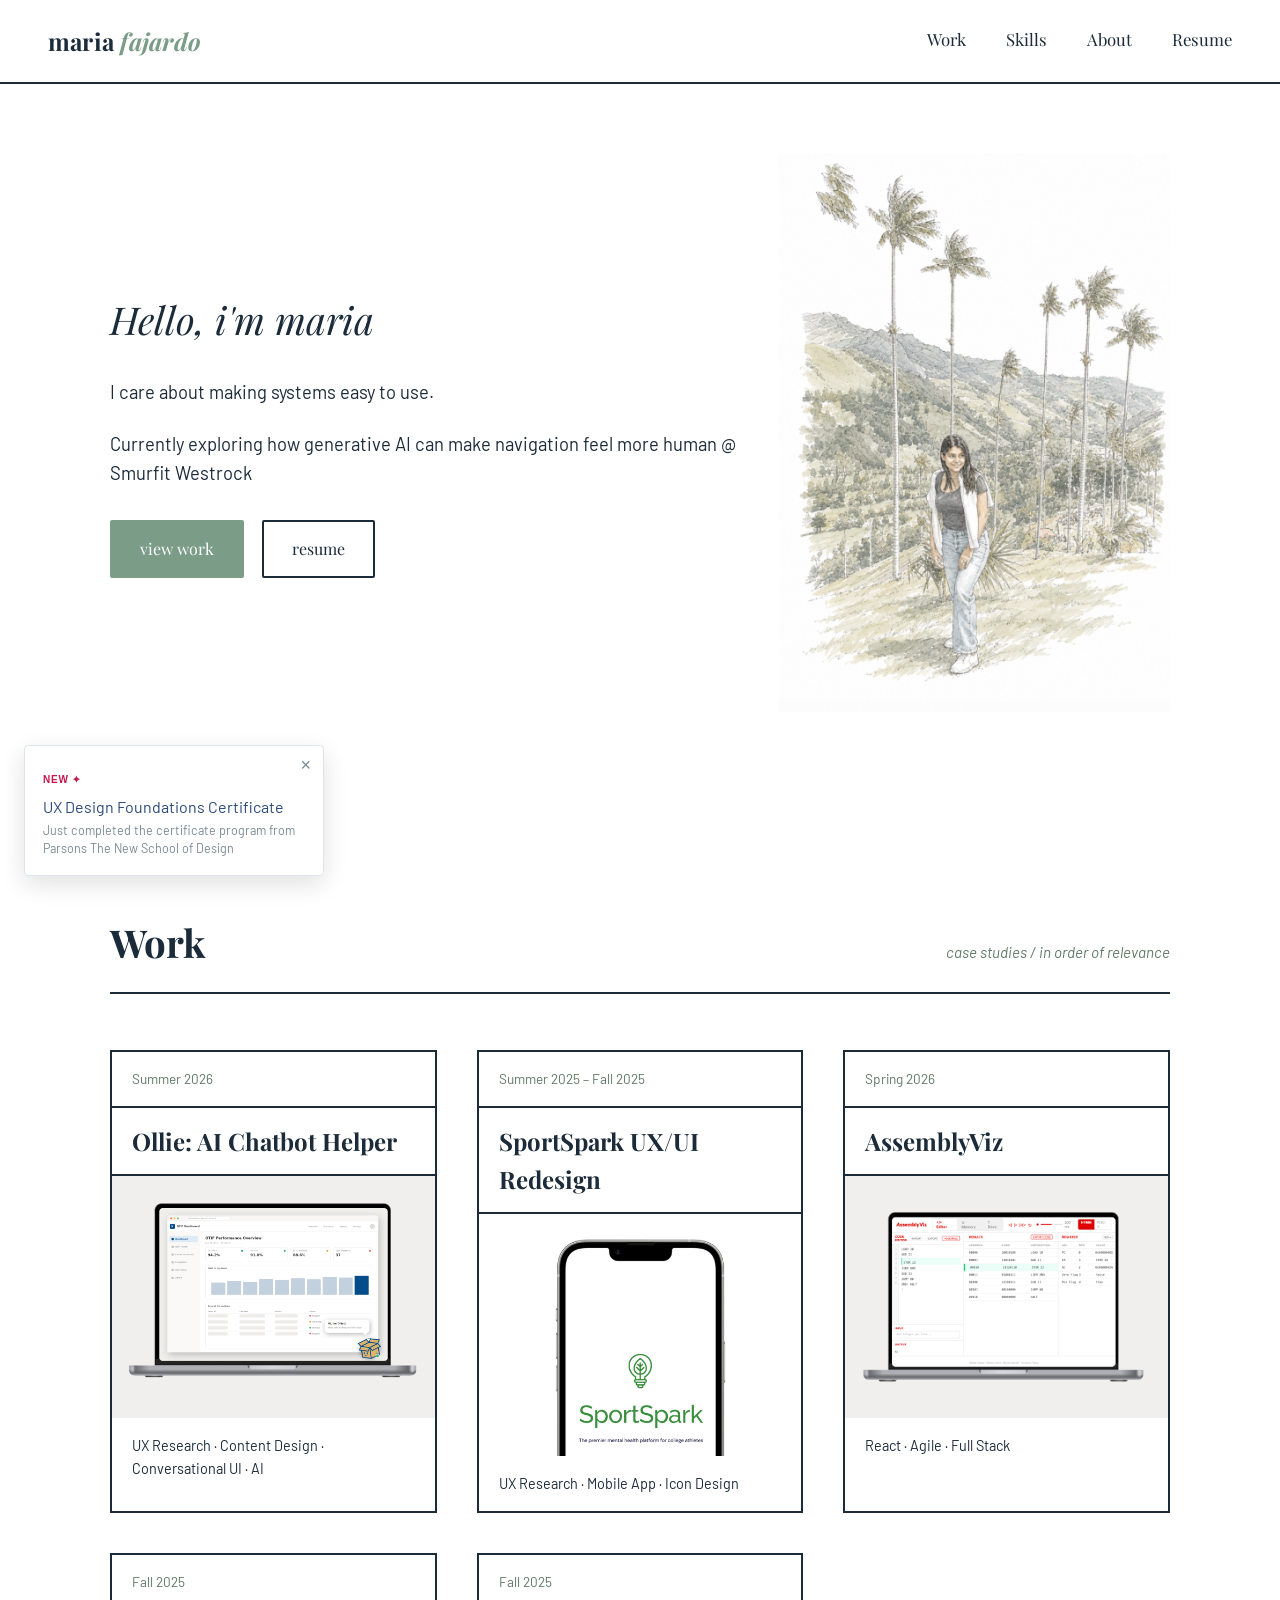
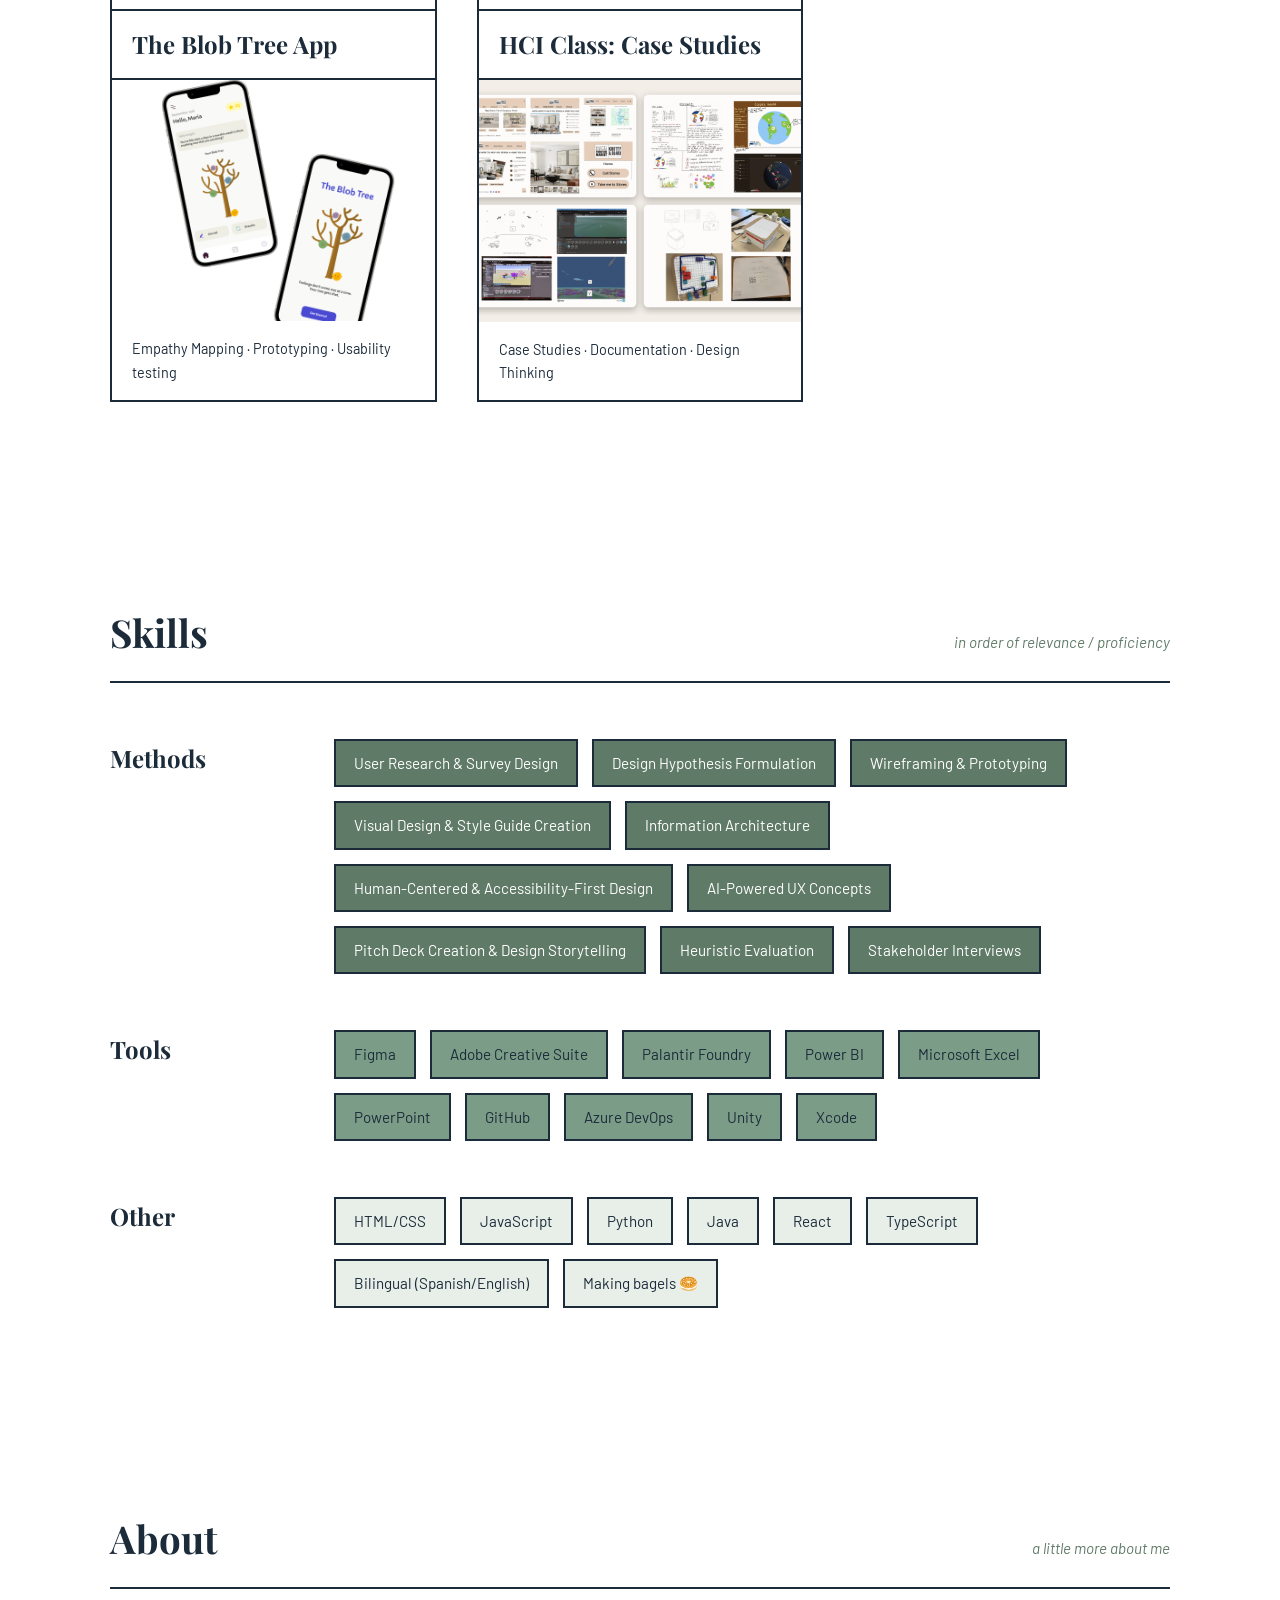
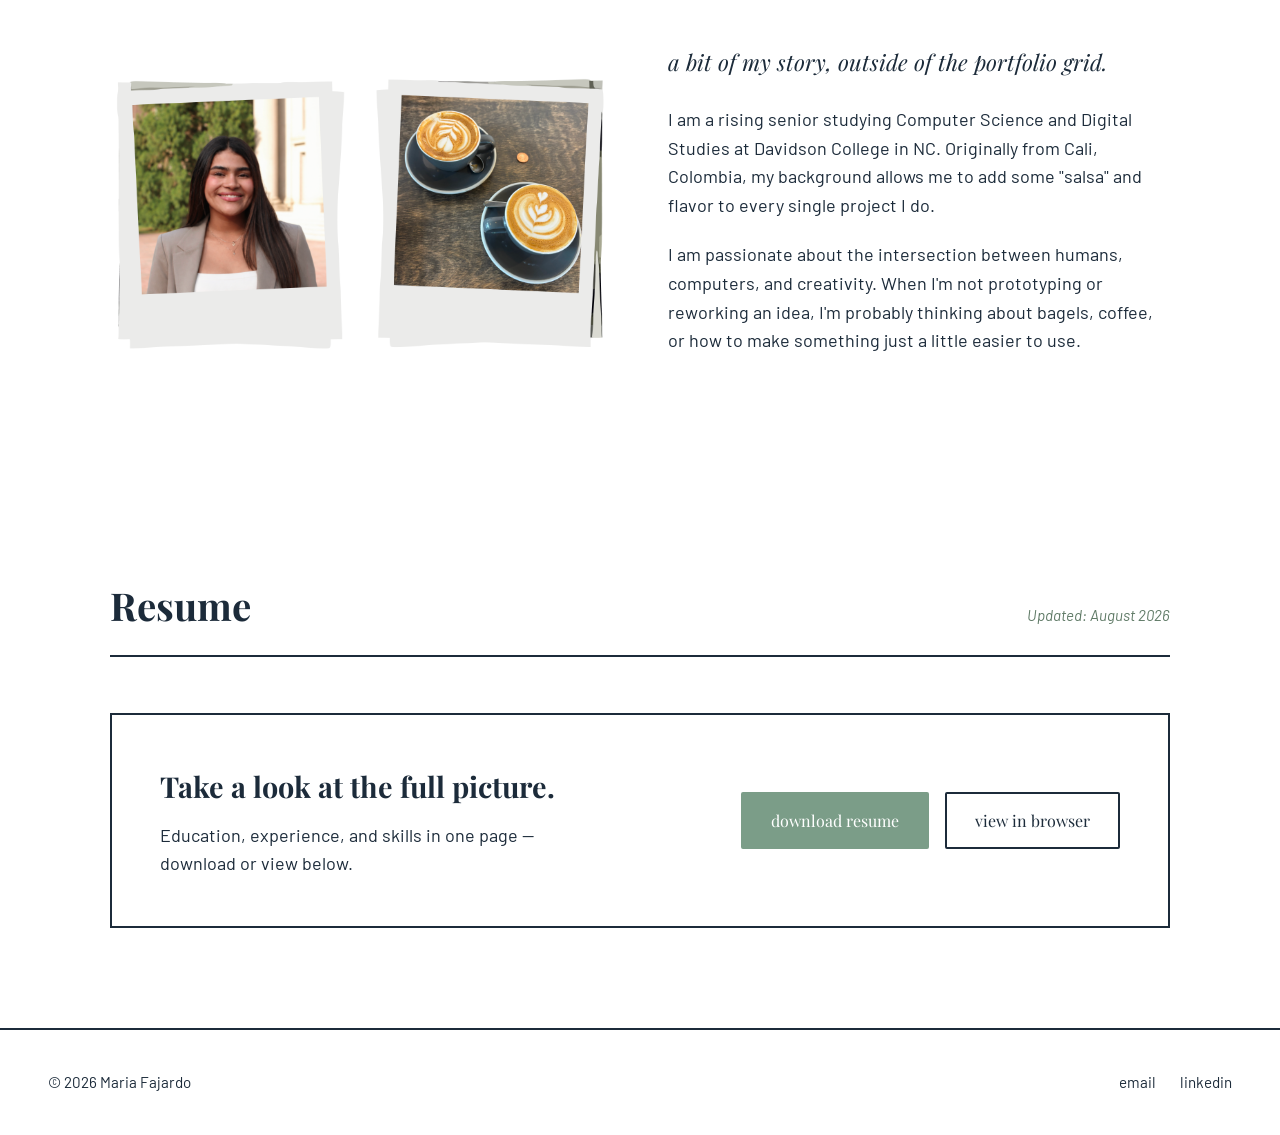
<file: index.html>
<!DOCTYPE html>
<html lang="en">
<head>
<meta charset="UTF-8" />
<meta name="viewport" content="width=device-width, initial-scale=1.0" />
<title>Maria Fajardo</title>
<meta name="description" content="Maria Fajardo — Portfolio. Case studies, skills, and resume." />
<link rel="stylesheet" href="style.css" />
<link rel="icon" href="coffeee.svg" type="image/png" />
</head>
<body>

<nav class="site-nav">
  <a href="#home" class="logo">maria <span>fajardo</span></a>
  <div class="nav-links">
    <a href="#work">Work</a>
    <a href="#skills">Skills</a>
    <a href="#about">About</a>
    <a href="#resume">Resume</a>
  </div>
</nav>

<!-- ============ HERO / HOME ============ -->
<section id="home" class="hero">
  <div class="hero-text">
    <p class="greeting">Hello, i'm maria </p>
    <p>
      I care about making systems easy to use. 
    </p>
    <p>
      Currently exploring how generative AI can make navigation 
      feel more human @ Smurfit Westrock
    </p>
    <div class="hero-cta">
      <a href="#work" class="btn btn-primary">view work</a>
      <a href="#resume" class="btn">resume</a>
    </div>
  </div>
  <div class="hero-portrait">
    <span class="placeholder-label"> <img src="portrait2.png" alt="Maria Fajardo" /> </span>
</div>
</section>

<!-- ============ WORK ============ -->
<section id="work">
  <div class="section-heading">
    <h2>Work</h2>
    <span class="section-note">case studies / in order of relevance</span>
  </div>

  <div class="work-grid">

    <a href="projects/project-01.html" class="project-card">
  <div class="card-meta">Summer 2026</div>
  <div class="card-title"><h3>Ollie: AI Chatbot Helper</h3></div>
  <div class="card-thumb">
        <img src="projects/images/ollie/chatbotmain.png" alt="Ollie packaging and brand identity, box mascot logo on cardboard packaging" />
  </div>
  <div class="card-tags">UX Research · Content Design · Conversational UI · AI</div>
</a>

    <a href="projects/project-02.html" class="project-card">
      <div class="card-meta"> Summer 2025 – Fall 2025</div>
      <div class="card-title"><h3>SportSpark UX/UI Redesign</h3></div>
      <div class="card-thumb">
        <img src="projects/images/sportspark/sportmain.png" alt="SportSpark app interface" />
      </div>
      <div class="card-tags">UX Research · Mobile App · Icon Design</div>
    </a>

    <a href="projects/assembly.html" class="project-card">
      <div class="card-meta">Spring 2026</div>
      <div class="card-title"><h3>AssemblyViz</h3></div>
      <div class="card-thumb">
          <img src="projects/images/assembly/thumb.png" alt="Blob tree " />
      </div>
      <div class="card-tags">React · Agile · Full Stack</div>
    </a>

    <a href="projects/project-03.html" class="project-card">
      <div class="card-meta">Fall 2025</div>
      <div class="card-title"><h3>The Blob Tree App</h3></div>
      <div class="card-thumb">
          <img src="projects/images/blob/main.png" alt="Blob tree " />
      </div>
      <div class="card-tags">Empathy Mapping · Prototyping · Usability testing</div>
    </a>

    <a href="projects/project-04.html" class="project-card">
      <div class="card-meta">Fall 2025</div>
      <div class="card-title"><h3>HCI Class: Case Studies</h3></div>
      <div class="card-thumb">
    <img src="projects/images/sprints/hero.png" alt="Design Sprints Hero" />
      </div>
      <div class="card-tags">Case Studies · Documentation · Design Thinking</div>
    </a>

  </div>
</section>

<!-- ============ SKILLS ============ -->
<section id="skills">
  <div class="section-heading">
    <h2>Skills</h2>
    <span class="section-note">in order of relevance / proficiency</span>
  </div>

  <div class="skills-group">
    <h3>Methods</h3>
    <div class="tag-row">
      <span class="tag tag--methods">User Research &amp; Survey Design</span>
      <span class="tag tag--methods">Design Hypothesis Formulation</span>
      <span class="tag tag--methods">Wireframing &amp; Prototyping</span>
      <span class="tag tag--methods">Visual Design &amp; Style Guide Creation</span>
      <span class="tag tag--methods">Information Architecture</span>
      <span class="tag tag--methods">Human-Centered &amp; Accessibility-First Design</span>
      <span class="tag tag--methods">AI-Powered UX Concepts</span>
      <span class="tag tag--methods">Pitch Deck Creation &amp; Design Storytelling</span>
      <span class="tag tag--methods">Heuristic Evaluation</span>
      <span class="tag tag--methods">Stakeholder Interviews</span>
    </div>
  </div>

  <div class="skills-group">
    <h3>Tools</h3>
    <div class="tag-row">
      <span class="tag tag--tools">Figma</span>
      <span class="tag tag--tools">Adobe Creative Suite</span>
      <span class="tag tag--tools">Palantir Foundry</span>
      <span class="tag tag--tools">Power BI</span>
      <span class="tag tag--tools">Microsoft Excel</span>
      <span class="tag tag--tools">PowerPoint</span>
      <span class="tag tag--tools">GitHub</span>
      <span class="tag tag--tools">Azure DevOps</span>
      <span class="tag tag--tools">Unity</span>
      <span class="tag tag--tools">Xcode</span>
    </div>
  </div>

  <div class="skills-group">
    <h3>Other</h3>
    <div class="tag-row">
      <span class="tag tag--accent">HTML/CSS</span>
      <span class="tag tag--accent">JavaScript</span>
      <span class="tag tag--accent">Python</span>
      <span class="tag tag--accent">Java</span>
      <span class="tag tag--accent">React</span>
      <span class="tag tag--accent">TypeScript</span>
      <span class="tag tag--accent">Bilingual (Spanish/English)</span>
      <span class="tag tag--accent">Making bagels 🥯</span>
    </div>
  </div>
</section>

<div class="stripe-bar stripe-bar--thin"></div>

<!-- ============ ABOUT ============ -->
<section id="about">
  <div class="section-heading">
    <h2>About</h2>
    <span class="section-note">a little more about me</span>
  </div>

  <div class="about-layout">
    <div class="about-photos">
      <img src="polaroid1.png" alt="Maria Fajardo Headshot" />
      <img src="polaroid2.png" alt="Maria Fajardo Favorite thing in the entire world" />
        </div>
    <div class="about-text">
      <p class="lede">a bit of my story, outside of the portfolio grid.</p>
      <p>
        I am a rising senior studying Computer Science and Digital Studies at Davidson College in NC. Originally from Cali, Colombia, my background allows me to add some "salsa" and flavor to every single project I do.
      </p>
      <p>
        I am passionate about the intersection between humans, computers, and creativity. When I'm not prototyping or reworking an idea, I'm probably thinking about bagels, coffee, or how to make something just a little easier to use.
      </p>
    </div>
  </div>
</section>

<!-- ============ RESUME ============ -->
<section id="resume">
  <div class="section-heading">
    <h2>Resume</h2>
    <span class="section-note">Updated: August 2026</span>
  </div>

  <div class="resume-panel">
    <div class="resume-copy">
      <h3>Take a look at the full picture.</h3>
      <p>Education, experience, and skills in one page — download or view below.</p>
    </div>
    <div class="resume-actions">
      <a href="MariaFajardo.pdf" class="btn btn-primary" download>download resume</a>
      <a href="MariaFajardo.pdf" class="btn" target="_blank">view in browser</a>
    </div>
  </div>
</section>

<footer>
  <span>© 2026 Maria Fajardo</span>
  <div class="footer-links">
    <a href="mailto:mafajardo@davidson.edu">email</a>
    <a href="https://www.linkedin.com/in/mariafajardo23/" target="_blank">linkedin</a>
  </div>
</footer>

<script>
  // Highlight active nav link based on scroll position
  const sections = document.querySelectorAll('section[id]');
  const navLinks = document.querySelectorAll('.nav-links a');

  window.addEventListener('scroll', () => {
    let current = '';
    sections.forEach(section => {
      const sectionTop = section.offsetTop - 120;
      if (window.scrollY >= sectionTop) {
        current = section.getAttribute('id');
      }
    });
    navLinks.forEach(link => {
      link.classList.toggle('active', link.getAttribute('href') === `#${current}`);
    });
  });
</script>

<!-- ============ CERTIFICATE TOAST ============ -->
<div id="cert-toast" class="cert-toast">
  <button class="cert-toast-close" aria-label="Close">&times;</button>
  <div class="cert-toast-stripe"></div>
  <div class="cert-toast-content">
    <span class="cert-toast-label">new ✦</span>
    <p class="cert-toast-title">UX Design Foundations Certificate</p>
    <p class="cert-toast-body">Just completed the certificate program from Parsons The New School of Design</p>
  </div>
</div>

<style>
.cert-toast {
  position: fixed;
  bottom: 24px;
  left: 24px;
  max-width: 300px;
  background: var(#e4e4d9);
  border: 1px solid rgba(43,74,122,0.15);
  border-radius: 4px;
  box-shadow: 0 8px 24px rgba(0,0,0,0.12);
  overflow: hidden;
  z-index: 999;
  transform: translateY(140%);
  transition: transform 0.6s cubic-bezier(0.16, 1, 0.3, 1);
}
.cert-toast.show { transform: translateY(0); }


.cert-toast-content { padding: 16px 18px 18px; }

.cert-toast-label {
  font-family: 'DM Sans', sans-serif;
  font-size: 10px;
  letter-spacing: 0.08em;
  text-transform: uppercase;
  color: #C8154B;
  font-weight: 600;
}

.cert-toast-title {
   font-family: 'Barlow', sans-serif;
  font-size: 16px;
  color: var(--navy, #2B4A7A);
  margin: 6px 0 4px;
  line-height: 1.3;
}

.cert-toast-body {
   font-family: 'Barlow', sans-serif;
  font-size: 12.5px;
  color: var(--muted, #7A8A96);
  line-height: 1.4;
  margin: 0;
}

.cert-toast-close {
  position: absolute;
  top: 10px;
  right: 12px;
  background: none;
  border: none;
  font-size: 18px;
  line-height: 1;
  color: var(--muted, #7A8A96);
  cursor: pointer;
  padding: 0;
}
.cert-toast-close:hover { color: var(--navy, #2B4A7A); }
</style>

<script>
  const certToast = document.getElementById('cert-toast');
  const certClose = document.querySelector('.cert-toast-close');

  if (!sessionStorage.getItem('certToastDismissed')) {
    setTimeout(() => certToast.classList.add('show'), 1200);
  } else {
    certToast.style.display = 'none';
  }

  certClose.addEventListener('click', () => {
    certToast.classList.remove('show');
    sessionStorage.setItem('certToastDismissed', 'true');
  });
</script>

</body>
</html>
</file>
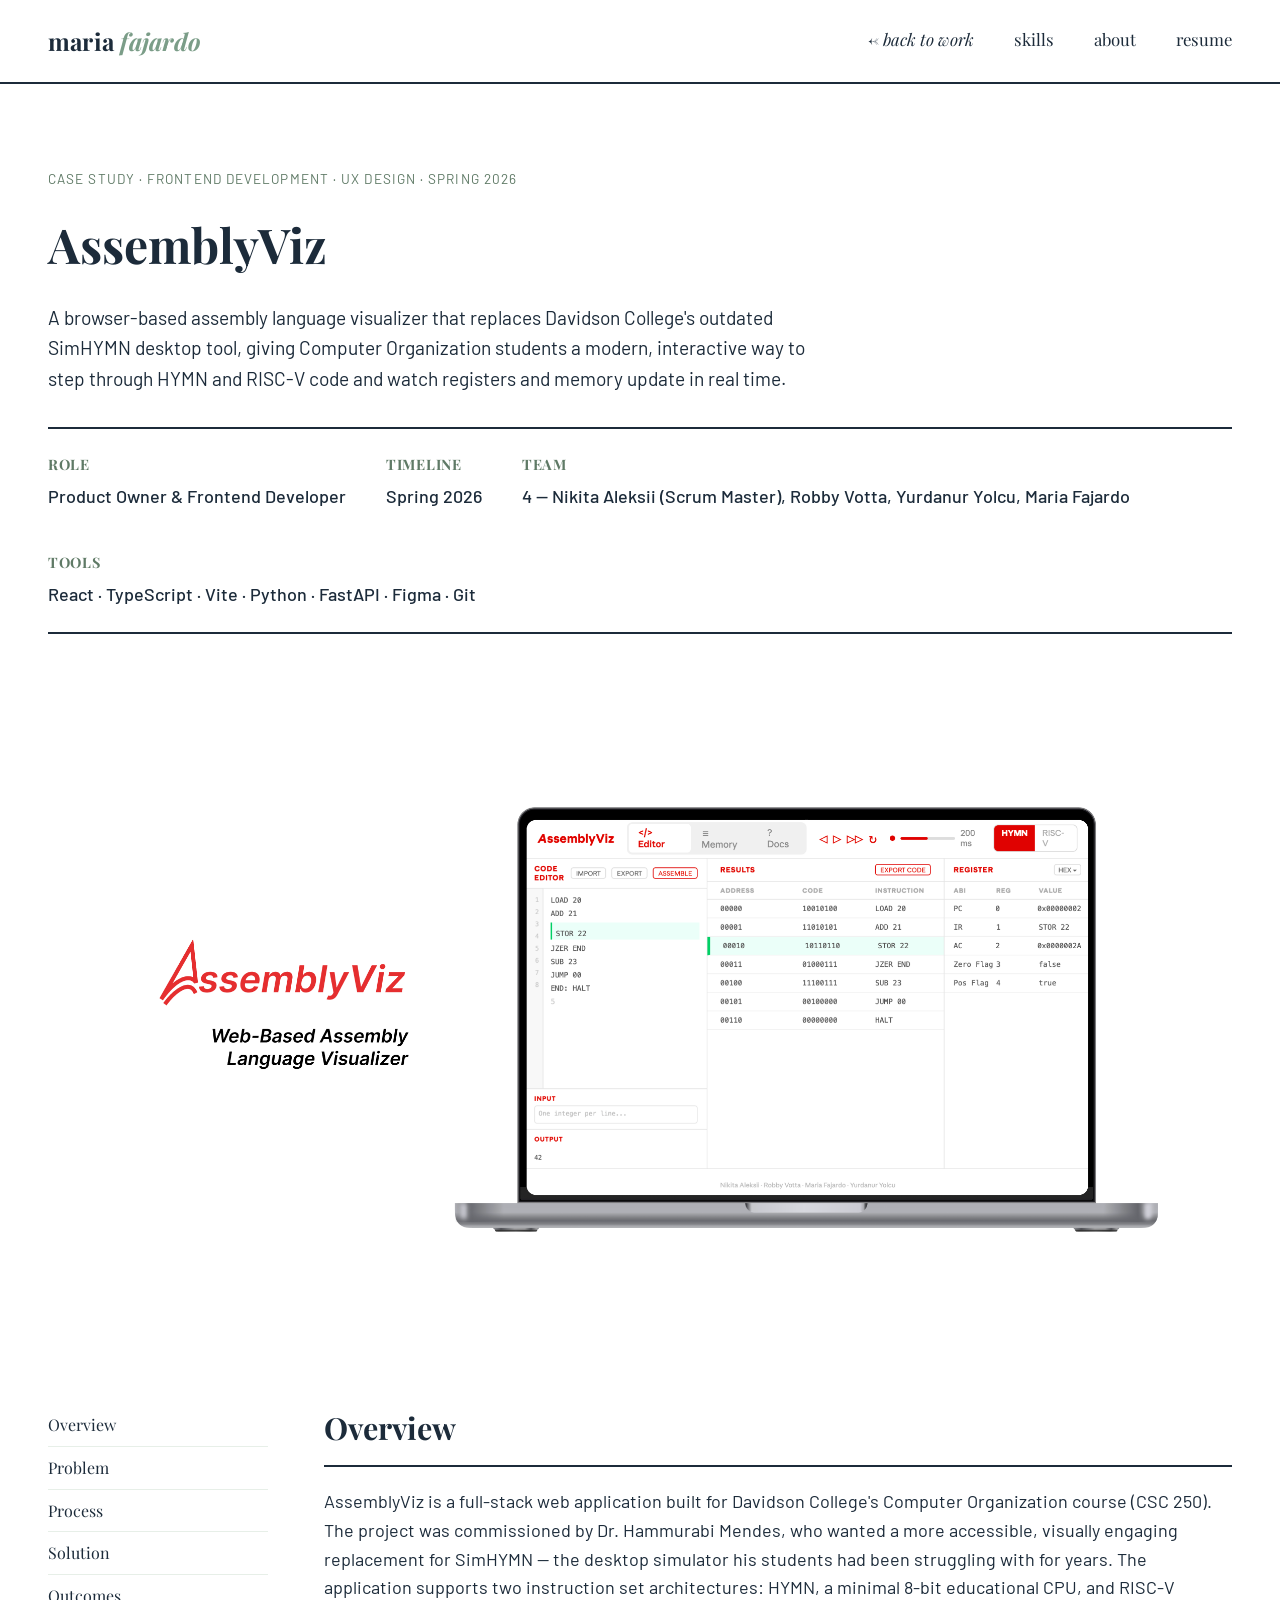
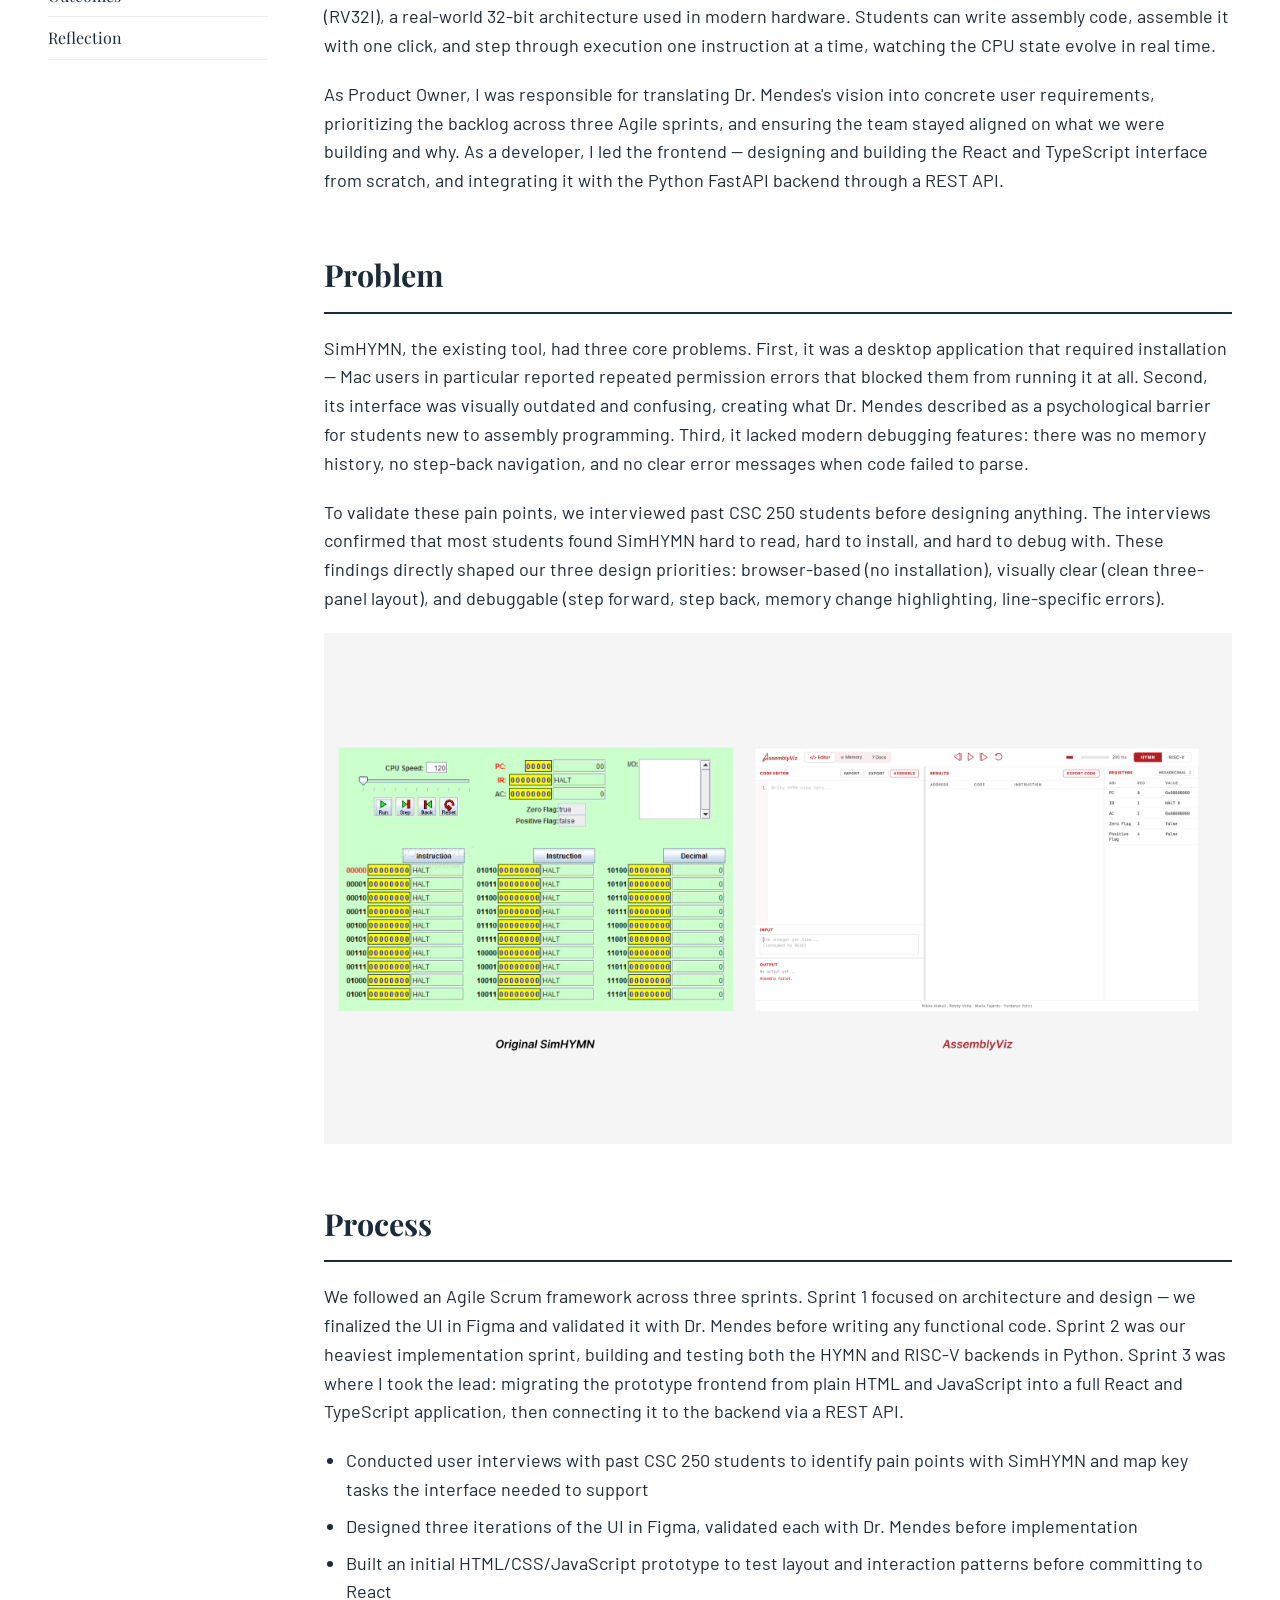
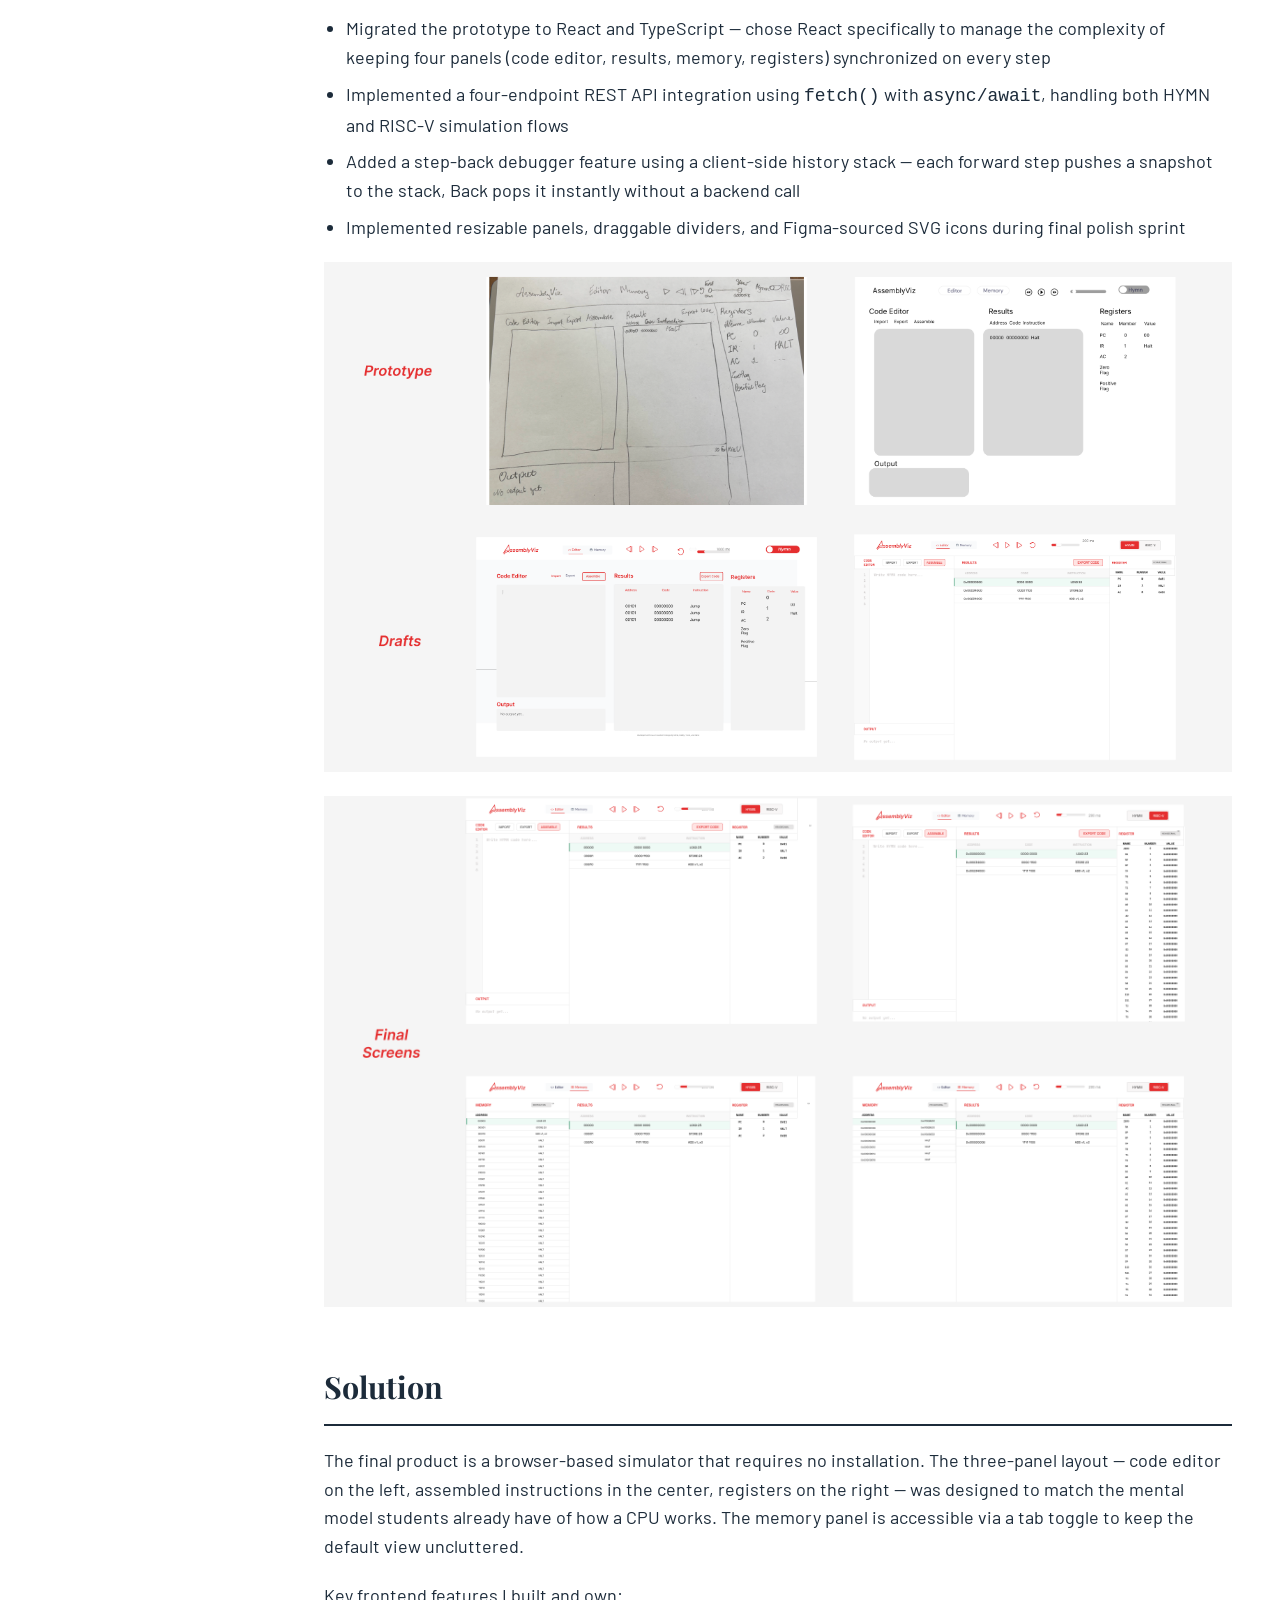
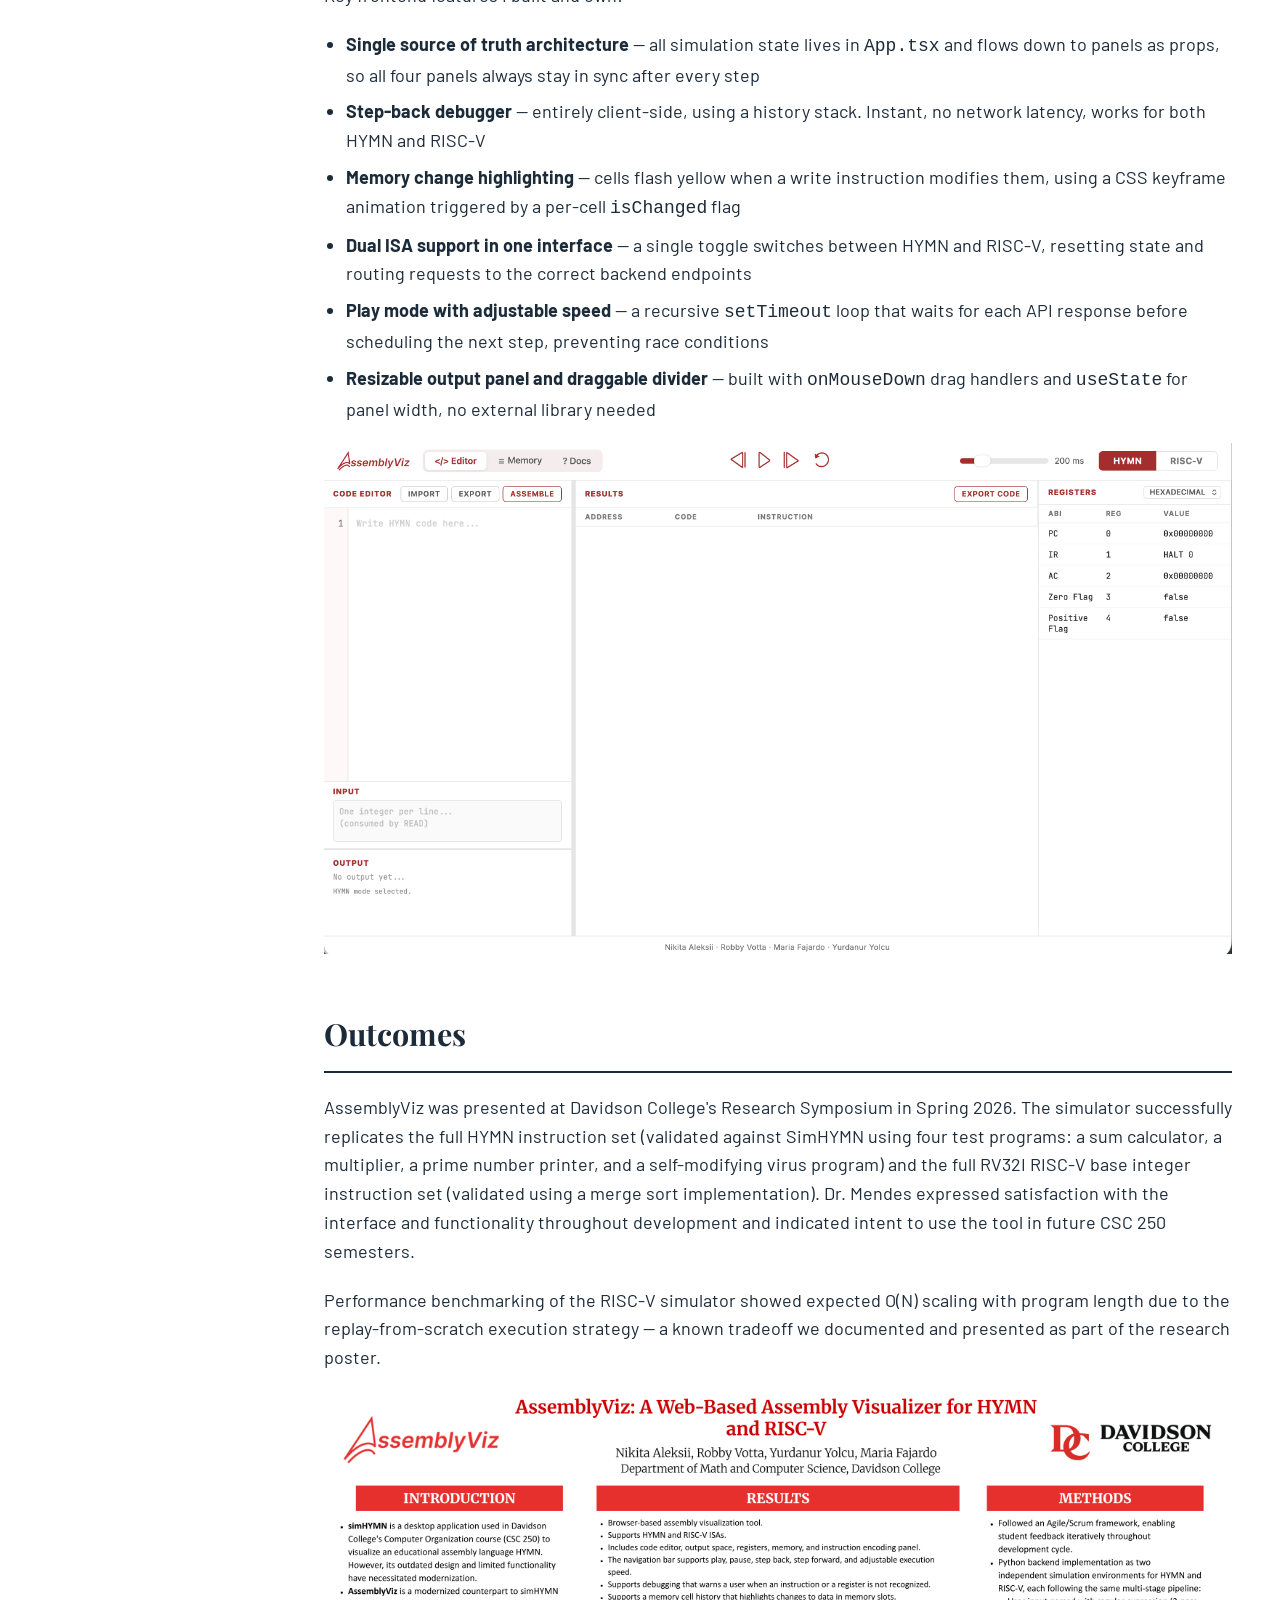
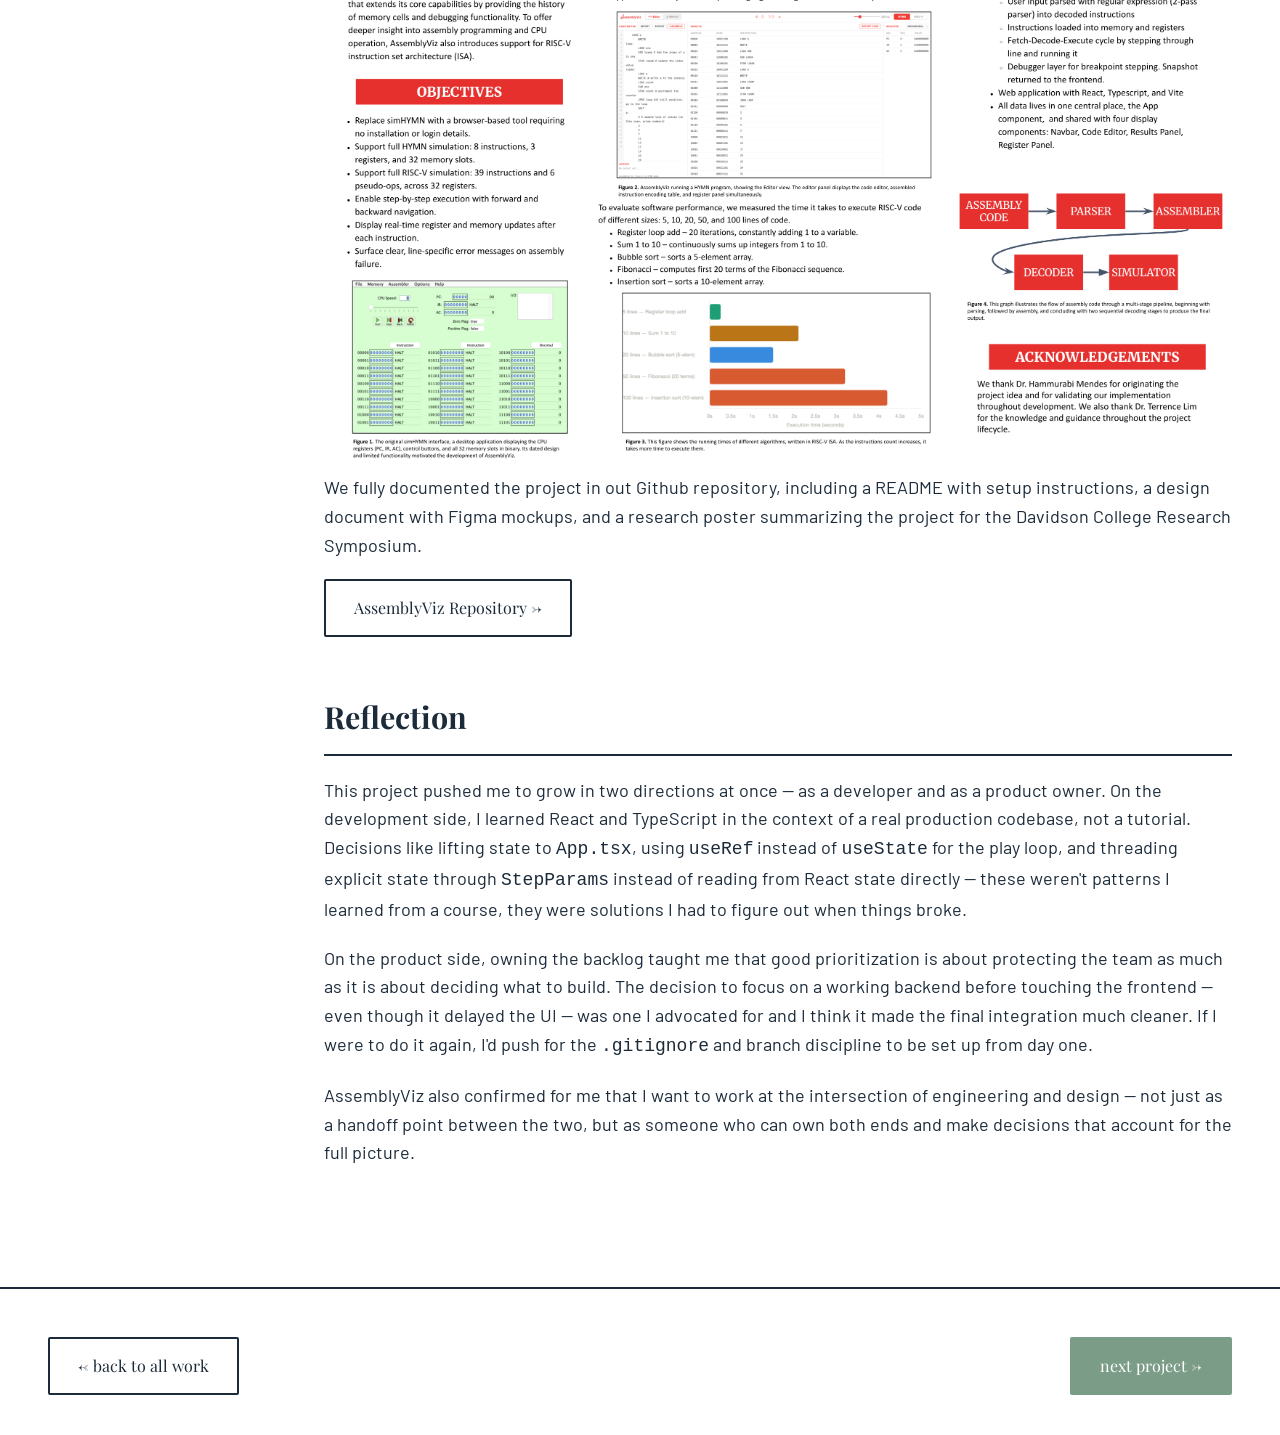
<file: projects/assembly.html>
<!DOCTYPE html>
<html lang="en">
<head>
<meta charset="UTF-8" />
<meta name="viewport" content="width=device-width, initial-scale=1.0" />
<title>AssemblyViz — Maria Fajardo</title>
<link rel="stylesheet" href="../style.css" />
<link rel="icon" href="../coffee.png" type="image/png" sizes="32x32" />
</head>
<body>

<div class="stripe-bar"></div>

<nav class="site-nav">
  <a href="../index.html#home" class="logo">maria <span>fajardo</span></a>
  <div class="nav-links">
    <a href="../index.html#work" class="project-nav-back">← back to work</a>
    <a href="../index.html#skills">skills</a>
    <a href="../index.html#about">about</a>
    <a href="../index.html#resume">resume</a>
  </div>
</nav>

<!-- ============ PROJECT HERO ============ -->
<section class="project-hero">
  <p class="eyebrow">Case Study · Frontend Development · UX Design · Spring 2026</p>
  <h1>AssemblyViz</h1>
  <p class="project-summary">
    A browser-based assembly language visualizer that replaces Davidson College's
    outdated SimHYMN desktop tool, giving Computer Organization students a modern,
    interactive way to step through HYMN and RISC-V code and watch registers and
    memory update in real time.
  </p>

  <div class="project-meta-row">
    <div class="meta-item">
      <h4>Role</h4>
      <p>Product Owner &amp; Frontend Developer</p>
    </div>
    <div class="meta-item">
      <h4>Timeline</h4>
      <p>Spring 2026</p>
    </div>
    <div class="meta-item">
      <h4>Team</h4>
      <p>4 — Nikita Aleksii (Scrum Master), Robby Votta, Yurdanur Yolcu, Maria Fajardo</p>
    </div>
    <div class="meta-item">
      <h4>Tools</h4>
      <p>React · TypeScript · Vite · Python · FastAPI · Figma · Git</p>
    </div>
  </div>
</section>

<!-- ============ HERO MEDIA ============ -->
<div class="project-media">
  <div class="media-box">
      <img src="images/assembly/hero.png" alt="AssemblyViz interface" />
  </div>
</div>

<!-- ============ BODY ============ -->
<div class="project-body">

  <nav class="project-toc">
    <a href="#overview">Overview</a>
    <a href="#problem">Problem</a>
    <a href="#process">Process</a>
    <a href="#solution">Solution</a>
    <a href="#outcomes">Outcomes</a>
    <a href="#reflection">Reflection</a>
  </nav>

  <div class="project-content">

    <h2 id="overview">Overview</h2>
    <p>
      AssemblyViz is a full-stack web application built for Davidson College's
      Computer Organization course (CSC 250). The project was commissioned by
      Dr. Hammurabi Mendes, who wanted a more accessible, visually engaging
      replacement for SimHYMN — the desktop simulator his students had been
      struggling with for years. The application supports two instruction set
      architectures: HYMN, a minimal 8-bit educational CPU, and RISC-V (RV32I),
      a real-world 32-bit architecture used in modern hardware. Students can write
      assembly code, assemble it with one click, and step through execution
      one instruction at a time, watching the CPU state evolve in real time.
    </p>
    <p>
      As Product Owner, I was responsible for translating Dr. Mendes's vision
      into concrete user requirements, prioritizing the backlog across three Agile
      sprints, and ensuring the team stayed aligned on what we were building and
      why. As a developer, I led the frontend — designing and building the React
      and TypeScript interface from scratch, and integrating it with the Python
      FastAPI backend through a REST API.
    </p>

    <h2 id="problem">Problem</h2>
    <p>
      SimHYMN, the existing tool, had three core problems. First, it was a desktop
      application that required installation — Mac users in particular reported
      repeated permission errors that blocked them from running it at all. Second,
      its interface was visually outdated and confusing, creating what Dr. Mendes
      described as a psychological barrier for students new to assembly programming.
      Third, it lacked modern debugging features: there was no memory history, no
      step-back navigation, and no clear error messages when code failed to parse.
    </p>
    <p>
      To validate these pain points, we interviewed past CSC 250 students before
      designing anything. The interviews confirmed that most students found SimHYMN
      hard to read, hard to install, and hard to debug with. These findings directly
      shaped our three design priorities: browser-based (no installation), visually
      clear (clean three-panel layout), and debuggable (step forward, step back,
      memory change highlighting, line-specific errors).
    </p>
    <div class="media-box">
        <img src="images/assembly/comparison.png" alt="AssemblyViz interface" />
    </div>

    <h2 id="process">Process</h2>
    <p>
      We followed an Agile Scrum framework across three sprints. Sprint 1 focused
      on architecture and design — we finalized the UI in Figma and validated it
      with Dr. Mendes before writing any functional code. Sprint 2 was our heaviest
      implementation sprint, building and testing both the HYMN and RISC-V backends
      in Python. Sprint 3 was where I took the lead: migrating the prototype frontend
      from plain HTML and JavaScript into a full React and TypeScript application,
      then connecting it to the backend via a REST API.
    </p>
    <ul>
      <li>Conducted user interviews with past CSC 250 students to identify pain points with SimHYMN and map key tasks the interface needed to support</li>
      <li>Designed three iterations of the UI in Figma, validated each with Dr. Mendes before implementation</li>
      <li>Built an initial HTML/CSS/JavaScript prototype to test layout and interaction patterns before committing to React</li>
      <li>Migrated the prototype to React and TypeScript — chose React specifically to manage the complexity of keeping four panels (code editor, results, memory, registers) synchronized on every step</li>
      <li>Implemented a four-endpoint REST API integration using <code>fetch()</code> with <code>async/await</code>, handling both HYMN and RISC-V simulation flows</li>
      <li>Added a step-back debugger feature using a client-side history stack — each forward step pushes a snapshot to the stack, Back pops it instantly without a backend call</li>
      <li>Implemented resizable panels, draggable dividers, and Figma-sourced SVG icons during final polish sprint</li>
    </ul>
    <div class="media-box">
      <img src="images/assembly/transition1.png" alt="AssemblyViz figma drafts" />
    </div>
    <div class="media-box">
      <img src="images/assembly/transition2.png" alt="AssemblyViz figma finals" />
    </div>

    <h2 id="solution">Solution</h2>
    <p>
      The final product is a browser-based simulator that requires no installation.
      The three-panel layout — code editor on the left, assembled instructions in
      the center, registers on the right — was designed to match the mental model
      students already have of how a CPU works. The memory panel is accessible via
      a tab toggle to keep the default view uncluttered.
    </p>
    <p>
      Key frontend features I built and own:
    </p>
    <ul>
      <li><strong>Single source of truth architecture</strong> — all simulation state lives in <code>App.tsx</code> and flows down to panels as props, so all four panels always stay in sync after every step</li>
      <li><strong>Step-back debugger</strong> — entirely client-side, using a history stack. Instant, no network latency, works for both HYMN and RISC-V</li>
      <li><strong>Memory change highlighting</strong> — cells flash yellow when a write instruction modifies them, using a CSS keyframe animation triggered by a per-cell <code>isChanged</code> flag</li>
      <li><strong>Dual ISA support in one interface</strong> — a single toggle switches between HYMN and RISC-V, resetting state and routing requests to the correct backend endpoints</li>
      <li><strong>Play mode with adjustable speed</strong> — a recursive <code>setTimeout</code> loop that waits for each API response before scheduling the next step, preventing race conditions</li>
      <li><strong>Resizable output panel and draggable divider</strong> — built with <code>onMouseDown</code> drag handlers and <code>useState</code> for panel width, no external library needed</li>
    </ul>
    <div class="media-box">
        <img src="images/assembly/mainpage.png" alt="AssemblyViz figma finals" />
    </div>

    <h2 id="outcomes">Outcomes</h2>
    <p>
      AssemblyViz was presented at Davidson College's Research Symposium in Spring
      2026. The simulator successfully replicates the full HYMN instruction set
      (validated against SimHYMN using four test programs: a sum calculator,
      a multiplier, a prime number printer, and a self-modifying virus program)
      and the full RV32I RISC-V base integer instruction set (validated using a
      merge sort implementation). Dr. Mendes expressed satisfaction with the
      interface and functionality throughout development and indicated intent to
      use the tool in future CSC 250 semesters.
    </p>
    <p>
      Performance benchmarking of the RISC-V simulator showed expected O(N) scaling
      with program length due to the replay-from-scratch execution strategy — a
      known tradeoff we documented and presented as part of the research poster.
    </p>

  
        <img src="images/assembly/poster.png" alt="AssemblyViz figma finals" />
      <p>
        We fully documented the project in out Github repository, including a README with setup instructions, a design document with Figma mockups, and a research poster summarizing the project for the Davidson College Research Symposium.
      </p>
    <div class="project-links">
  <a href="https://github.com/NikitaAleksii/AssemblyViz" target="_blank" class="btn">AssemblyViz Repository →</a>
</div>

    <h2 id="reflection">Reflection</h2>
    <p>
      This project pushed me to grow in two directions at once — as a developer
      and as a product owner. On the development side, I learned React and TypeScript
      in the context of a real production codebase, not a tutorial. Decisions like
      lifting state to <code>App.tsx</code>, using <code>useRef</code> instead of
      <code>useState</code> for the play loop, and threading explicit state through
      <code>StepParams</code> instead of reading from React state directly — these
      weren't patterns I learned from a course, they were solutions I had to figure
      out when things broke.
    </p>
    <p>
      On the product side, owning the backlog taught me that good prioritization
      is about protecting the team as much as it is about deciding what to build.
      The decision to focus on a working backend before touching the frontend — even
      though it delayed the UI — was one I advocated for and I think it made the
      final integration much cleaner. If I were to do it again, I'd push for the
      <code>.gitignore</code> and branch discipline to be set up from day one.
    </p>
    <p>
      AssemblyViz also confirmed for me that I want to work at the intersection of
      engineering and design — not just as a handoff point between the two, but as
      someone who can own both ends and make decisions that account for the full
      picture.
    </p>

  </div>
</div>

<div class="project-nav-footer">
  <a href="../index.html#work" class="btn">← back to all work</a>
  <a href="project-03.html" class="btn btn-primary">next project →</a>
</div>

</body>
</html>
</file>
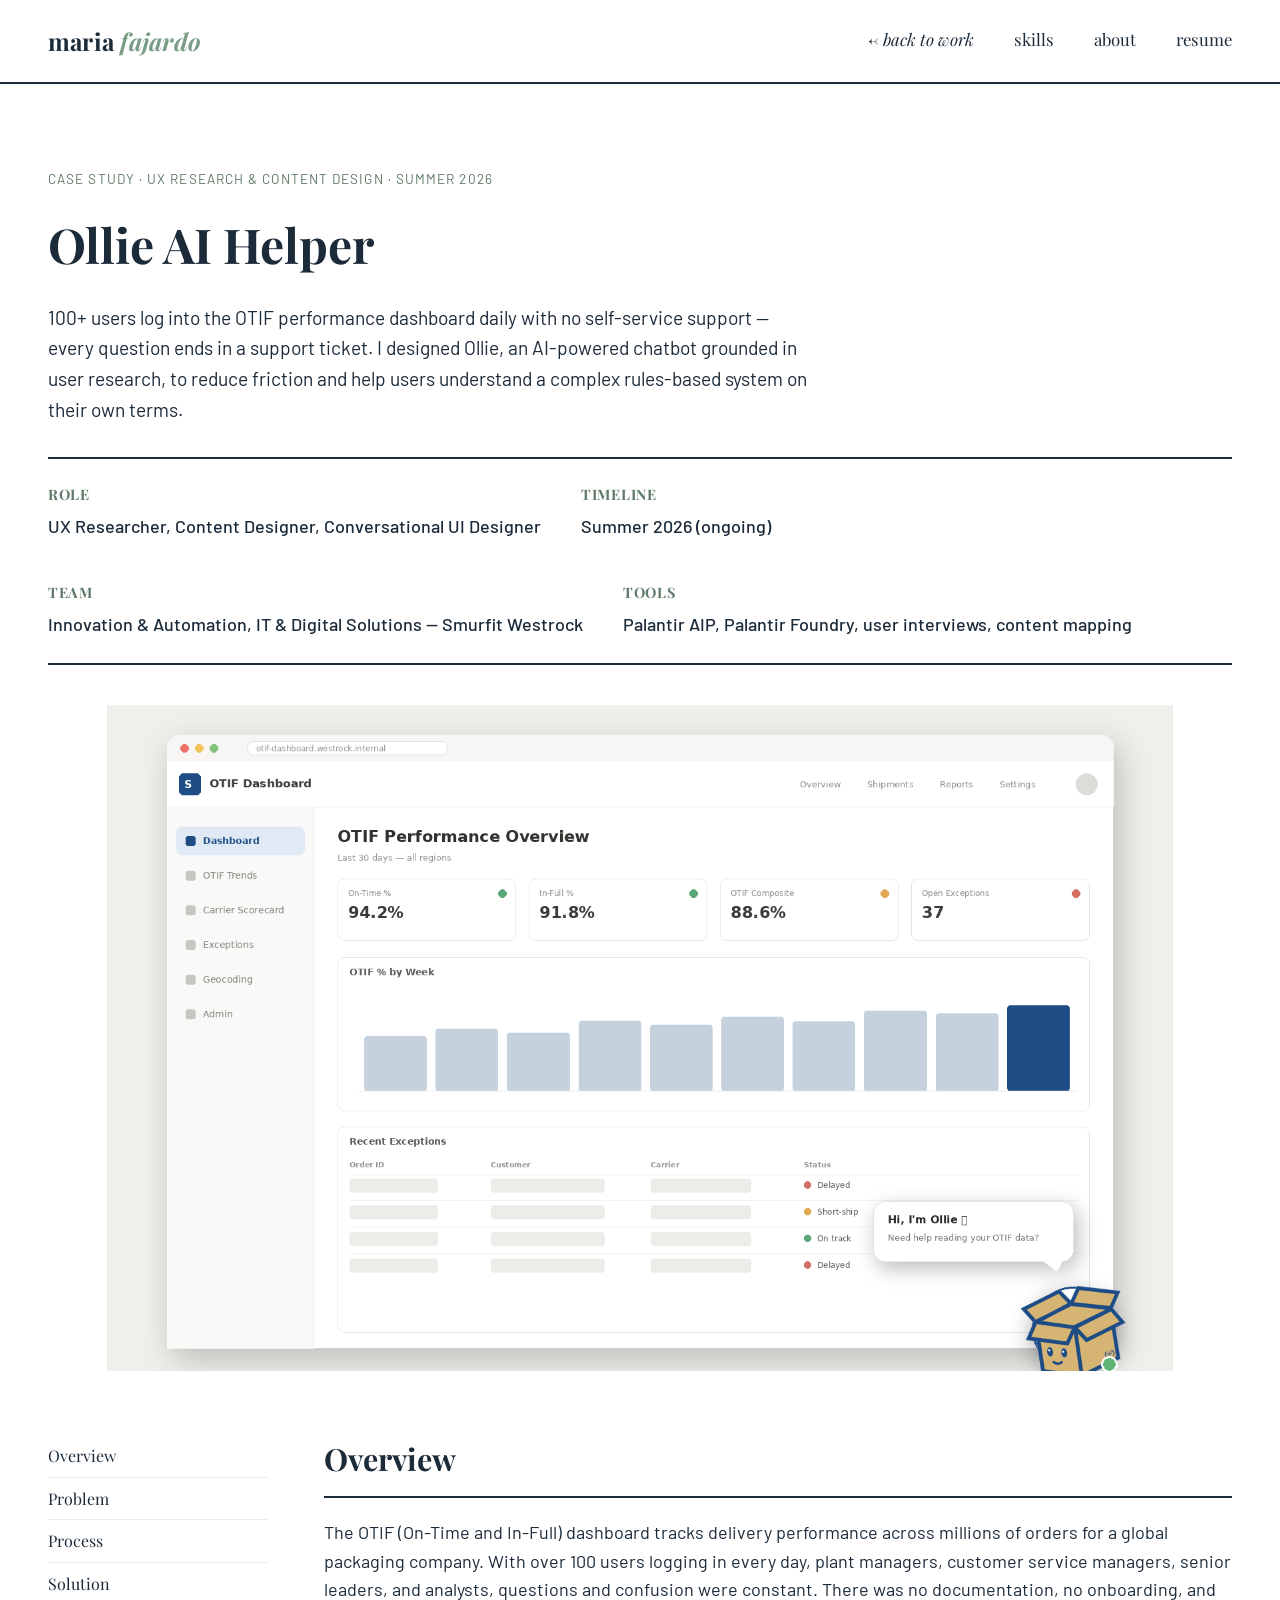
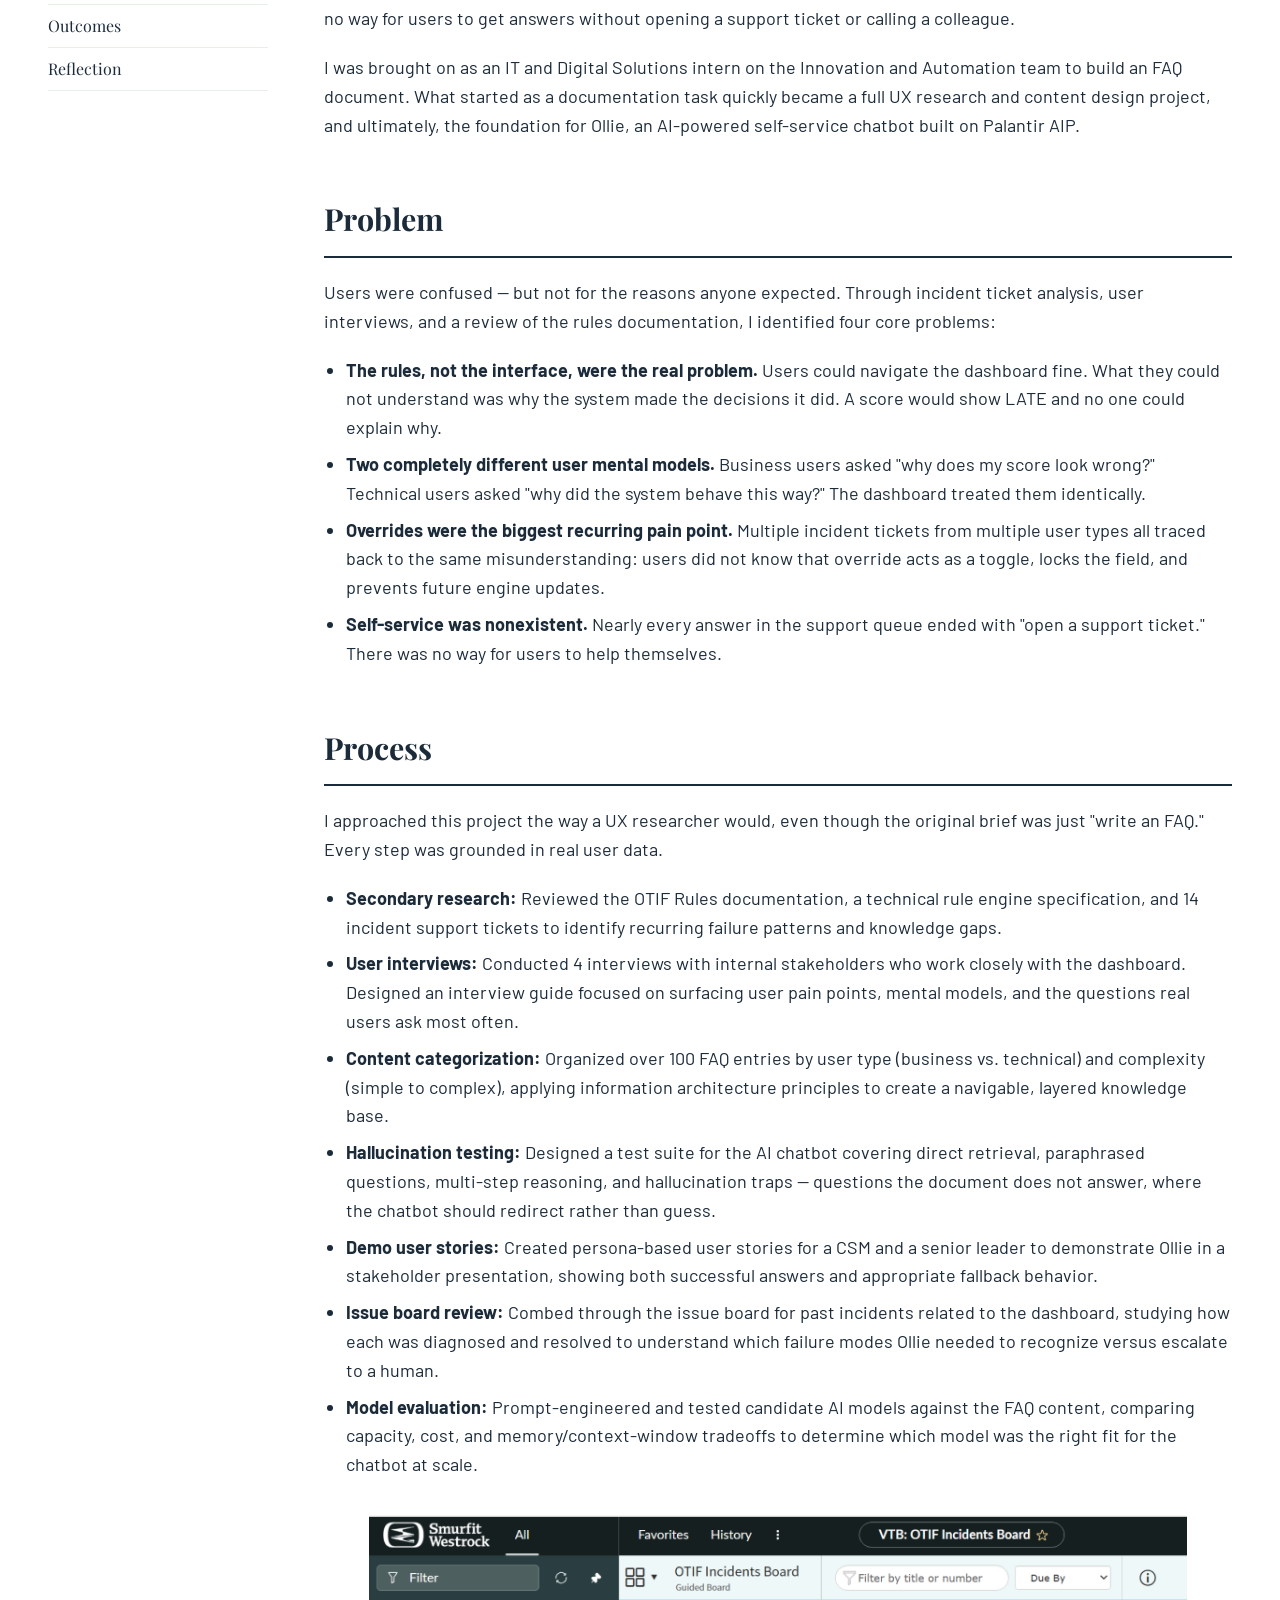
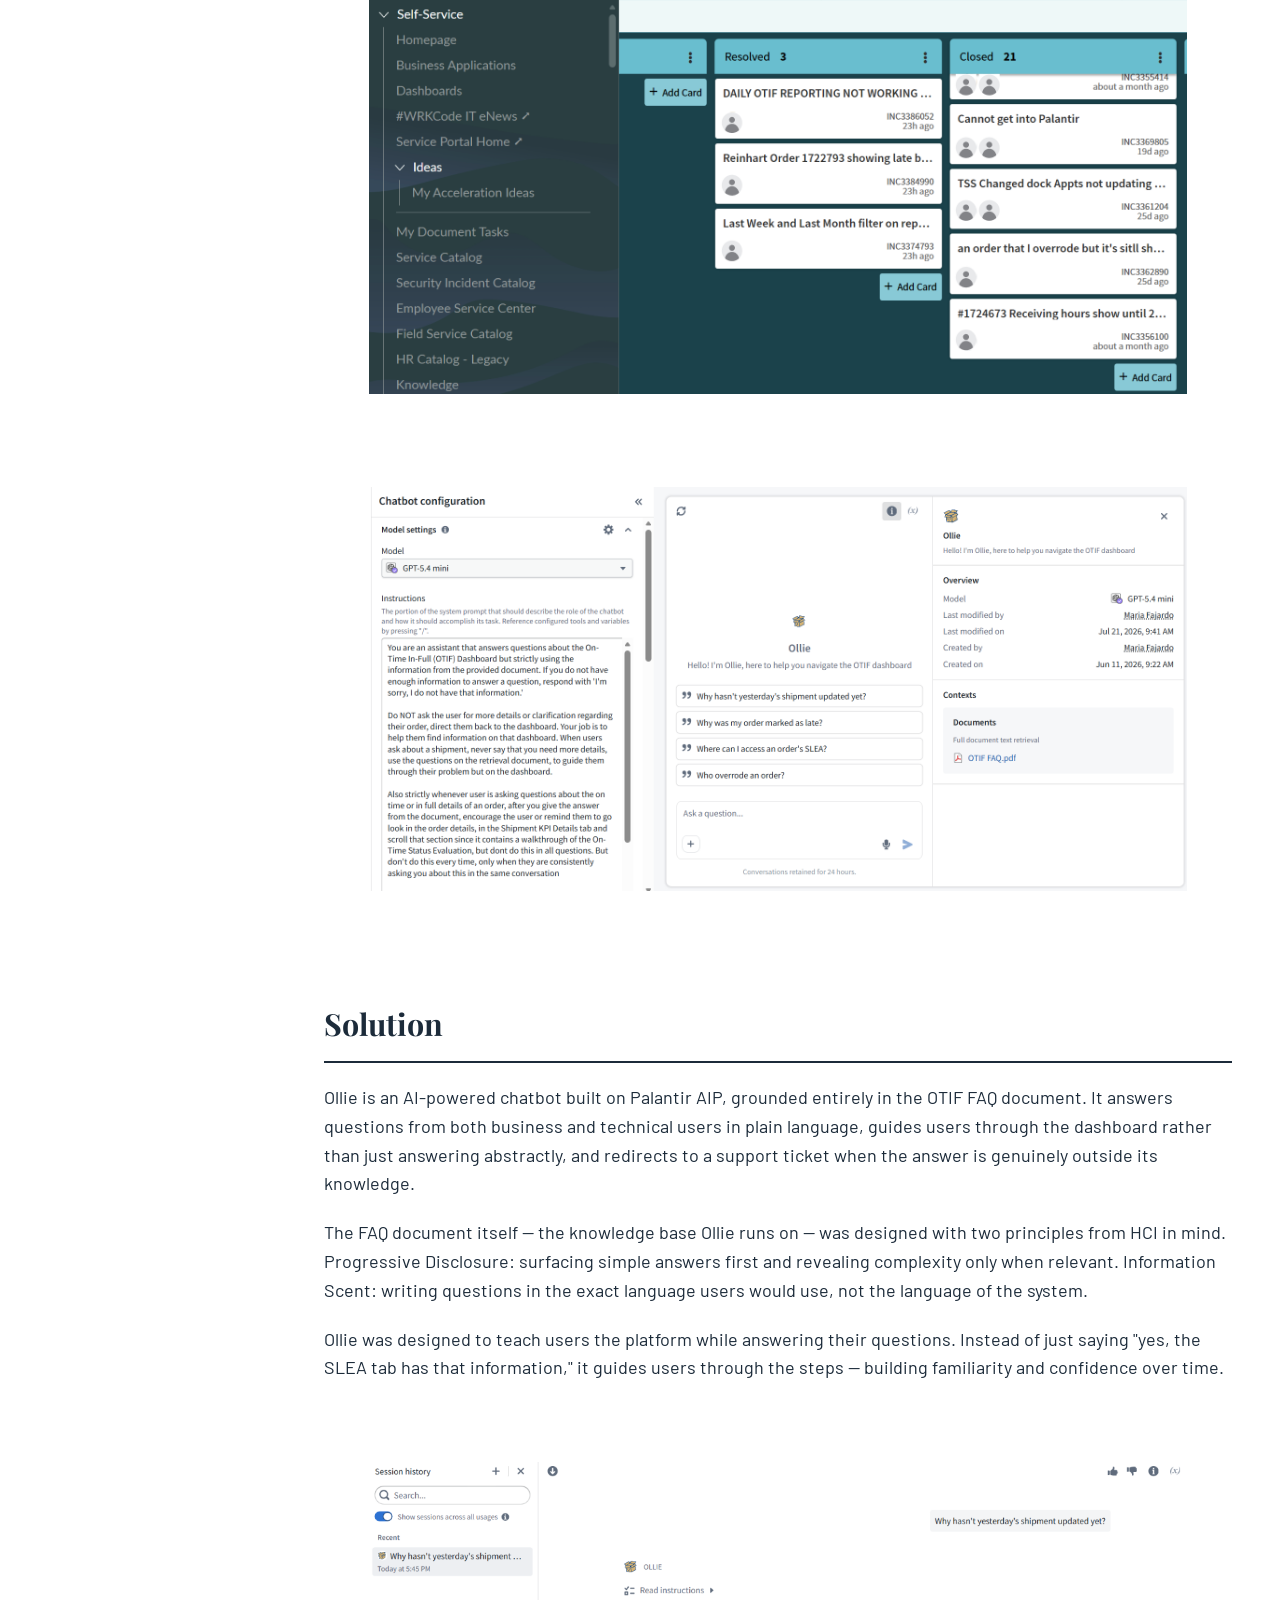
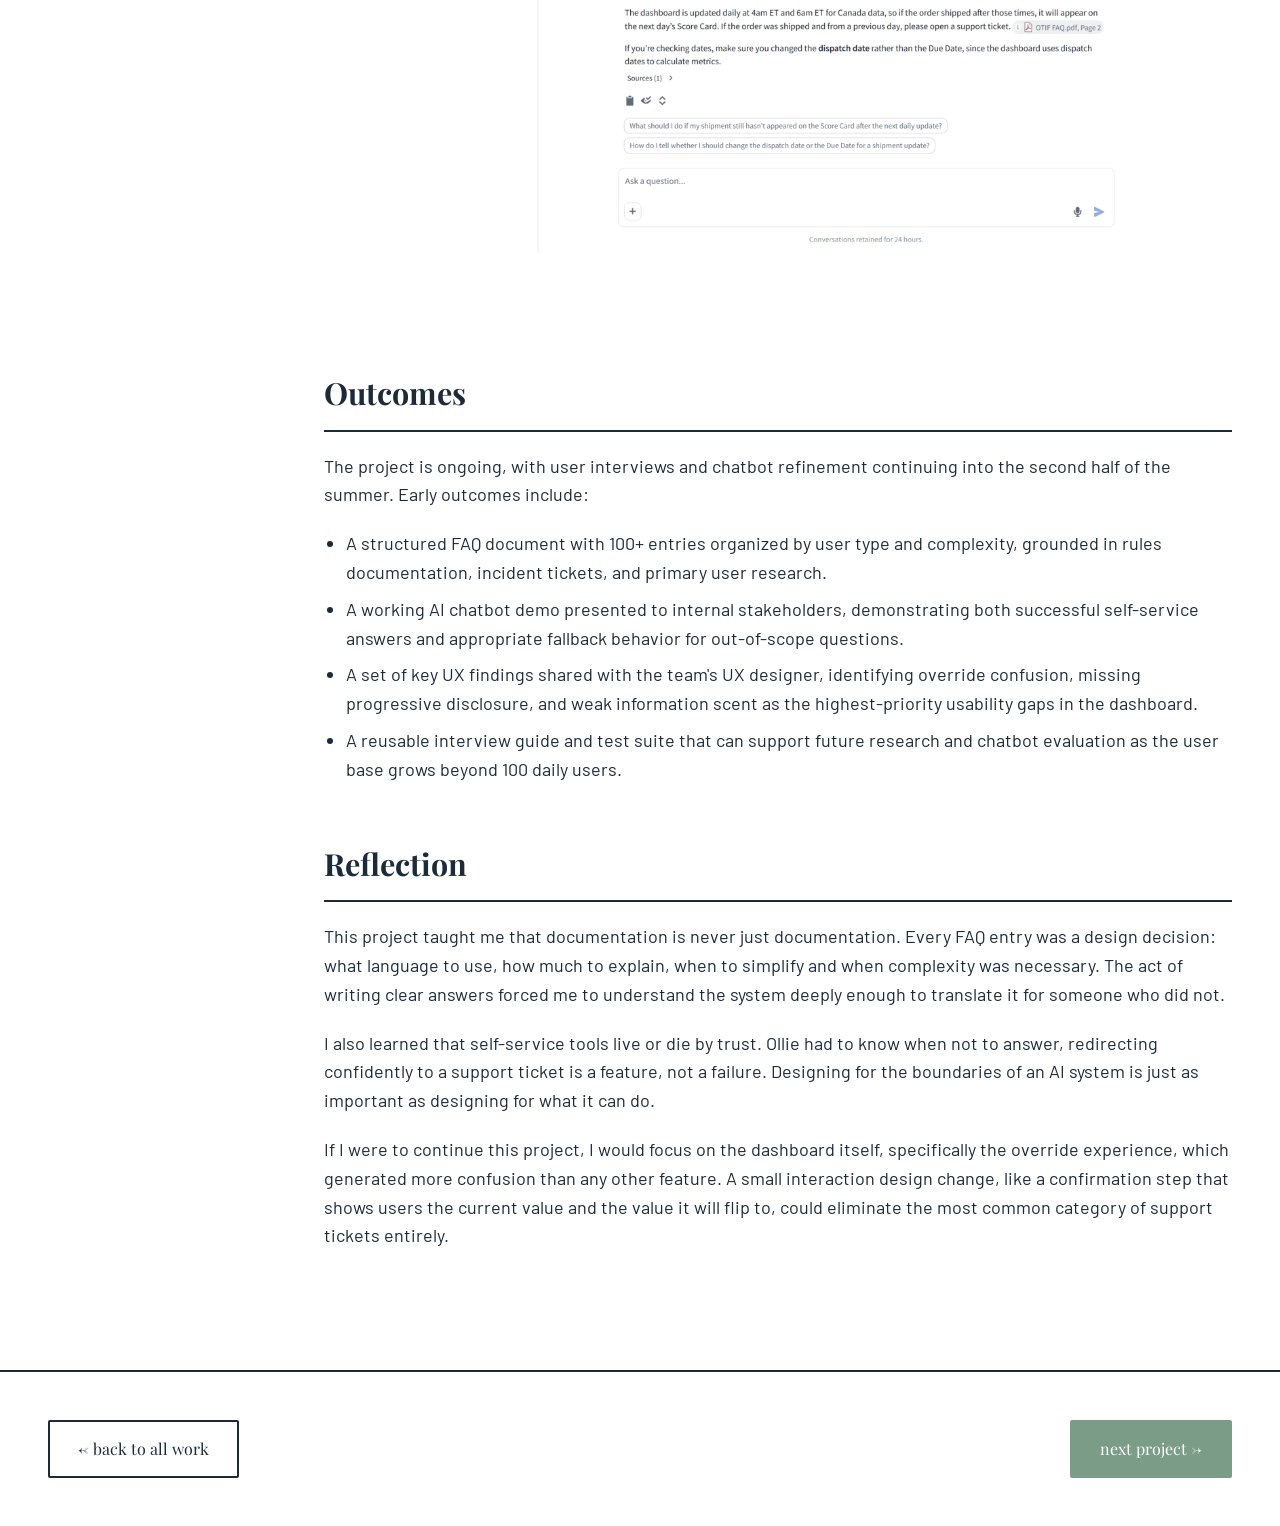
<file: projects/project-01.html>
<!DOCTYPE html>
<html lang="en">
<head>
<meta charset="UTF-8" />
<meta name="viewport" content="width=device-width, initial-scale=1.0" />
<title>Ollie AI Helper — Maria Fajardo</title>
<link rel="stylesheet" href="../style.css" />
<link rel="icon" href="../coffee.png" type="image/png" sizes="32x32" />
</head>
<body>

<div class="stripe-bar"></div>

<nav class="site-nav">
  <a href="../index.html#home" class="logo">maria <span>fajardo</span></a>
  <div class="nav-links">
    <a href="../index.html#work" class="project-nav-back">← back to work</a>
    <a href="../index.html#skills">skills</a>
    <a href="../index.html#about">about</a>
    <a href="../index.html#resume">resume</a>
  </div>
</nav>

<!-- ============ PROJECT HERO ============ -->
<section class="project-hero">
  <p class="eyebrow">Case Study · UX Research & Content Design · Summer 2026</p>
  <h1>Ollie AI Helper</h1>
  <p class="project-summary">
    100+ users log into the OTIF performance dashboard daily with no self-service support —
    every question ends in a support ticket. I designed Ollie, an AI-powered chatbot grounded
    in user research, to reduce friction and help users understand a complex rules-based system
    on their own terms.
  </p>

  <div class="project-meta-row">
    <div class="meta-item">
      <h4>Role</h4>
      <p>UX Researcher, Content Designer, Conversational UI Designer</p>
    </div>
    <div class="meta-item">
      <h4>Timeline</h4>
      <p>Summer 2026 (ongoing)</p>
    </div>
    <div class="meta-item">
      <h4>Team</h4>
      <p>Innovation & Automation, IT & Digital Solutions — Smurfit Westrock</p>
    </div>
    <div class="meta-item">
      <h4>Tools</h4>
      <p>Palantir AIP, Palantir Foundry, user interviews, content mapping</p>
    </div>
  </div>
</section>

<!-- ============ HERO MEDIA ============ -->
<div class="project-media">
  <div class="media-box">
        <img src="images/ollie/chatbotdash.png" alt="Ollie packaging and brand identity, box mascot logo on cardboard packaging" style="max-width: 90%; height: auto;" />
  </div>
  </div>
</div>

<!-- ============ BODY ============ -->
<div class="project-body">

  <nav class="project-toc">
    <a href="#overview">Overview</a>
    <a href="#problem">Problem</a>
    <a href="#process">Process</a>
    <a href="#solution">Solution</a>
    <a href="#outcomes">Outcomes</a>
    <a href="#reflection">Reflection</a>
  </nav>

  <div class="project-content">

    <h2 id="overview">Overview</h2>
    <p>
      The OTIF (On-Time and In-Full) dashboard tracks delivery performance across millions of
      orders for a global packaging company. With over 100 users logging in every day,
      plant managers, customer service managers, senior leaders, and analysts, questions and
      confusion were constant. There was no documentation, no onboarding, and no way for users
      to get answers without opening a support ticket or calling a colleague.
    </p>
    <p>
      I was brought on as an IT and Digital Solutions intern on the Innovation and Automation
      team to build an FAQ document. What started as a documentation task quickly became a
      full UX research and content design project, and ultimately, the foundation for Ollie,
      an AI-powered self-service chatbot built on Palantir AIP.
    </p>

    <h2 id="problem">Problem</h2>
    <p>
      Users were confused — but not for the reasons anyone expected. Through incident ticket
      analysis, user interviews, and a review of the rules documentation, I identified four
      core problems:
    </p>
    <ul>
      <li>
        <strong>The rules, not the interface, were the real problem.</strong> Users could
        navigate the dashboard fine. What they could not understand was why the system made
        the decisions it did. A score would show LATE and no one could explain why.
      </li>
      <li>
        <strong>Two completely different user mental models.</strong> Business users asked
        "why does my score look wrong?" Technical users asked "why did the system behave
        this way?" The dashboard treated them identically.
      </li>
      <li>
        <strong>Overrides were the biggest recurring pain point.</strong> Multiple incident
        tickets from multiple user types all traced back to the same misunderstanding: users
        did not know that override acts as a toggle, locks the field, and prevents future
        engine updates.
      </li>
      <li>
        <strong>Self-service was nonexistent.</strong> Nearly every answer in the support
        queue ended with "open a support ticket." There was no way for users to help
        themselves.
      </li>
    </ul>

    <h2 id="process">Process</h2>
    <p>
      I approached this project the way a UX researcher would, even though the original brief
      was just "write an FAQ." Every step was grounded in real user data.
    </p>
    <ul>
      <li>
        <strong>Secondary research:</strong> Reviewed the OTIF Rules documentation, a
        technical rule engine specification, and 14 incident support tickets to identify
        recurring failure patterns and knowledge gaps.
      </li>
      <li>
        <strong>User interviews:</strong> Conducted 4 interviews with internal stakeholders
        who work closely with the dashboard. Designed an interview guide focused on surfacing
        user pain points, mental models, and the questions real users ask most often.
      </li>
      <li>
        <strong>Content categorization:</strong> Organized over 100 FAQ entries by user type
        (business vs. technical) and complexity (simple to complex), applying information
        architecture principles to create a navigable, layered knowledge base.
      </li>
      <li>
        <strong>Hallucination testing:</strong> Designed a test suite for the AI chatbot
        covering direct retrieval, paraphrased questions, multi-step reasoning, and
        hallucination traps — questions the document does not answer, where the chatbot
        should redirect rather than guess.
      </li>
      <li>
        <strong>Demo user stories:</strong> Created persona-based user stories for a CSM
        and a senior leader to demonstrate Ollie in a stakeholder presentation, showing both
        successful answers and appropriate fallback behavior.
      </li>
      <li>
        <strong>Issue board review:</strong> Combed through the issue board for past incidents
        related to the dashboard, studying how each was diagnosed and resolved to understand
        which failure modes Ollie needed to recognize versus escalate to a human.
      </li>
      <li>
        <strong>Model evaluation:</strong> Prompt-engineered and tested candidate AI models
        against the FAQ content, comparing capacity, cost, and memory/context-window
        tradeoffs to determine which model was the right fit for the chatbot at scale.
      </li>
    </ul>
    <div class="media-box">
        <img src="images/ollie/issueboard.png" alt="Ollie packaging and brand identity, box mascot logo on cardboard packaging" style="max-width: 90%; height: auto;" />
    </div>

    <div class="media-box">
        <img src="images/ollie/config.png" alt="Ollie packaging and brand identity, box mascot logo on cardboard packaging" style="max-width: 90%; height: auto;" />
    </div>

    <h2 id="solution">Solution</h2>
    <p>
      Ollie is an AI-powered chatbot built on Palantir AIP, grounded entirely in the OTIF
      FAQ document. It answers questions from both business and technical users in plain
      language, guides users through the dashboard rather than just answering abstractly,
      and redirects to a support ticket when the answer is genuinely outside its knowledge.
    </p>
    <p>
      The FAQ document itself — the knowledge base Ollie runs on — was designed with two
      principles from HCI in mind. Progressive Disclosure: surfacing simple answers first
      and revealing complexity only when relevant. Information Scent: writing questions
      in the exact language users would use, not the language of the system.
    </p>
    <p>
      Ollie was designed to teach users the platform while answering their questions.
      Instead of just saying "yes, the SLEA tab has that information," it guides users
      through the steps — building familiarity and confidence over time.
    </p>

    <div class="media-box">
        <img src="images/ollie/final.png" alt="Ollie packaging and brand identity, box mascot logo on cardboard packaging" style="max-width: 90%; height: auto;" />
    </div>

    <h2 id="outcomes">Outcomes</h2>
    <p>
      The project is ongoing, with user interviews and chatbot refinement continuing into
      the second half of the summer. Early outcomes include:
    </p>
    <ul>
      <li>
        A structured FAQ document with 100+ entries organized by user type and complexity,
        grounded in rules documentation, incident tickets, and primary user research.
      </li>
      <li>
        A working AI chatbot demo presented to internal stakeholders, demonstrating both
        successful self-service answers and appropriate fallback behavior for out-of-scope
        questions.
      </li>
      <li>
        A set of key UX findings shared with the team's UX designer, identifying override
        confusion, missing progressive disclosure, and weak information scent as the
        highest-priority usability gaps in the dashboard.
      </li>
      <li>
        A reusable interview guide and test suite that can support future research and
        chatbot evaluation as the user base grows beyond 100 daily users.
      </li>
    </ul>

    <h2 id="reflection">Reflection</h2>
    <p>
      This project taught me that documentation is never just documentation. Every FAQ entry
      was a design decision: what language to use, how much to explain, when to simplify
      and when complexity was necessary. The act of writing clear answers forced me to
      understand the system deeply enough to translate it for someone who did not.
    </p>
    <p>
      I also learned that self-service tools live or die by trust. Ollie had to know when
      not to answer, redirecting confidently to a support ticket is a feature, not a
      failure. Designing for the boundaries of an AI system is just as important as designing
      for what it can do.
    </p>
    <p>
      If I were to continue this project, I would focus on the dashboard itself, specifically
      the override experience, which generated more confusion than any other feature. A small
      interaction design change, like a confirmation step that shows users the current value
      and the value it will flip to, could eliminate the most common category of support
      tickets entirely.
    </p>

  </div>
</div>

<div class="project-nav-footer">
  <a href="../index.html#work" class="btn">← back to all work</a>
  <a href="project-02.html" class="btn btn-primary">next project →</a>
</div>

</body>
</html>
</file>
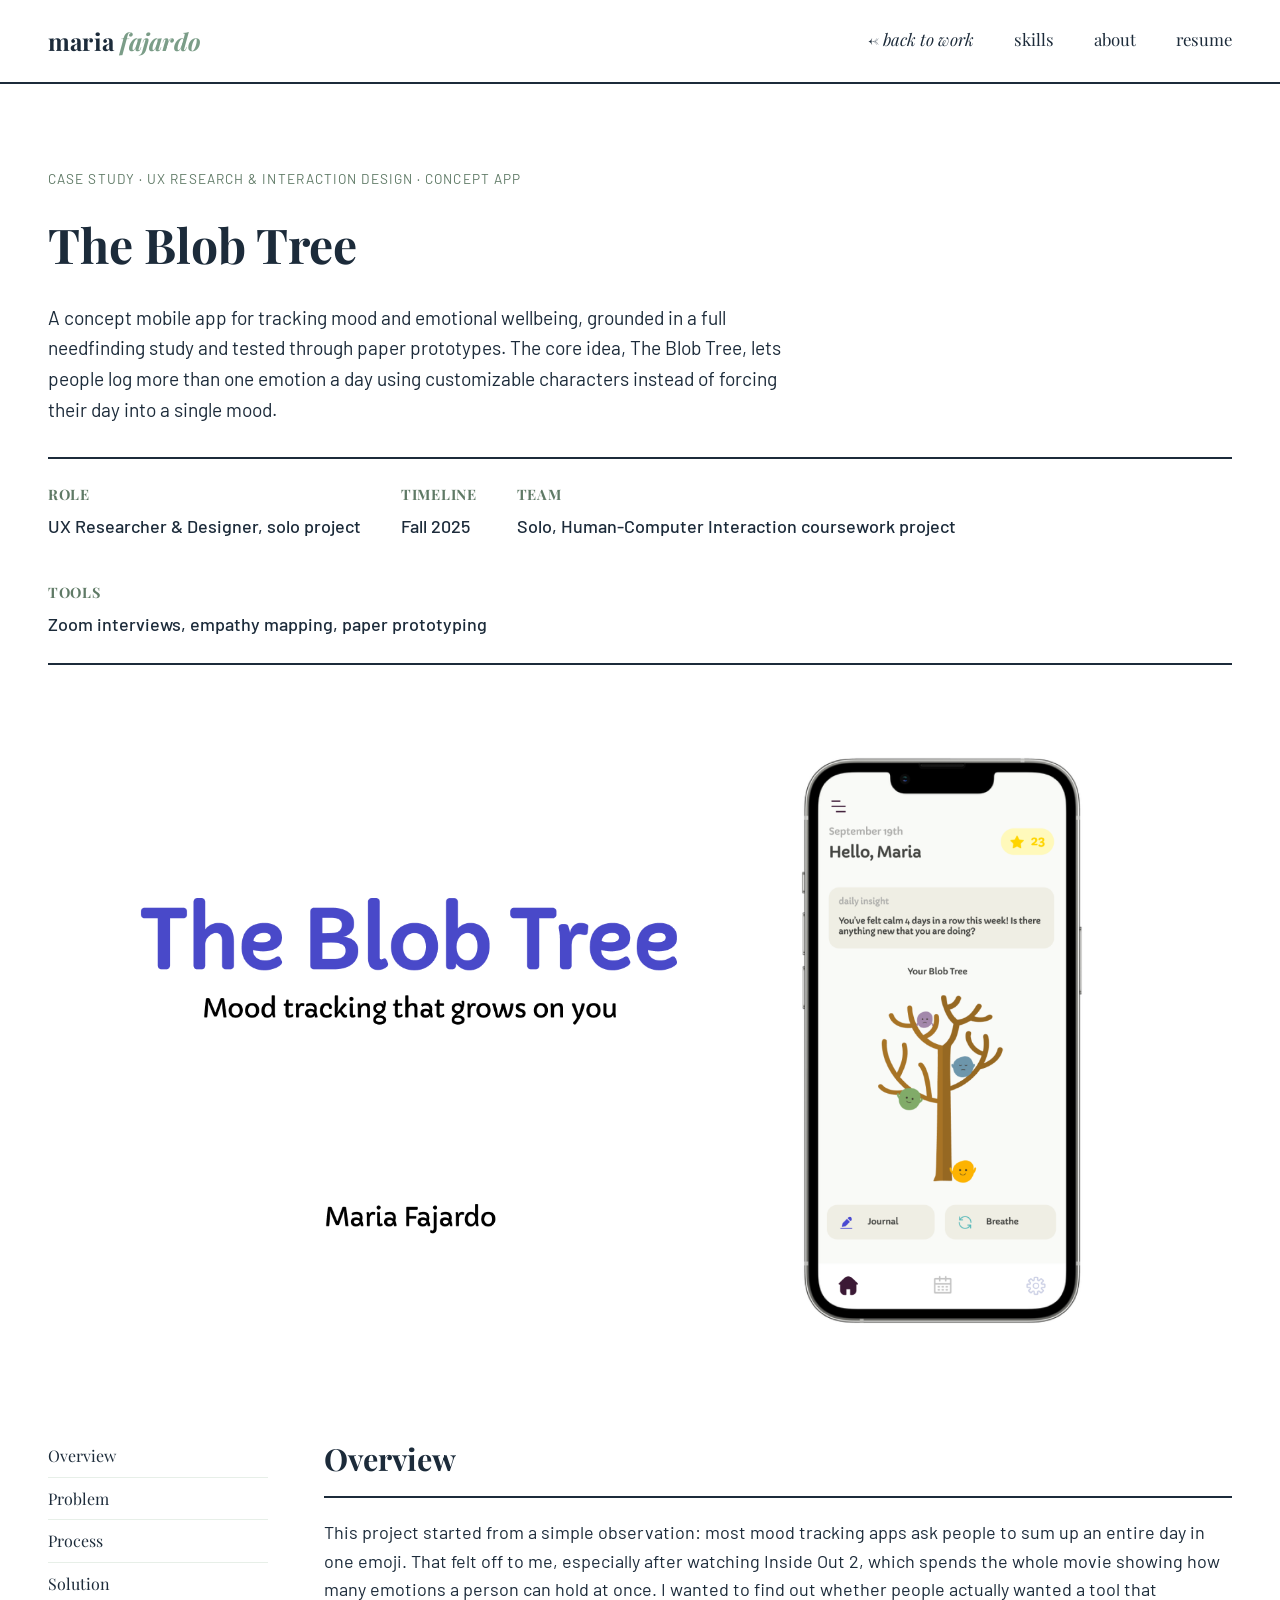
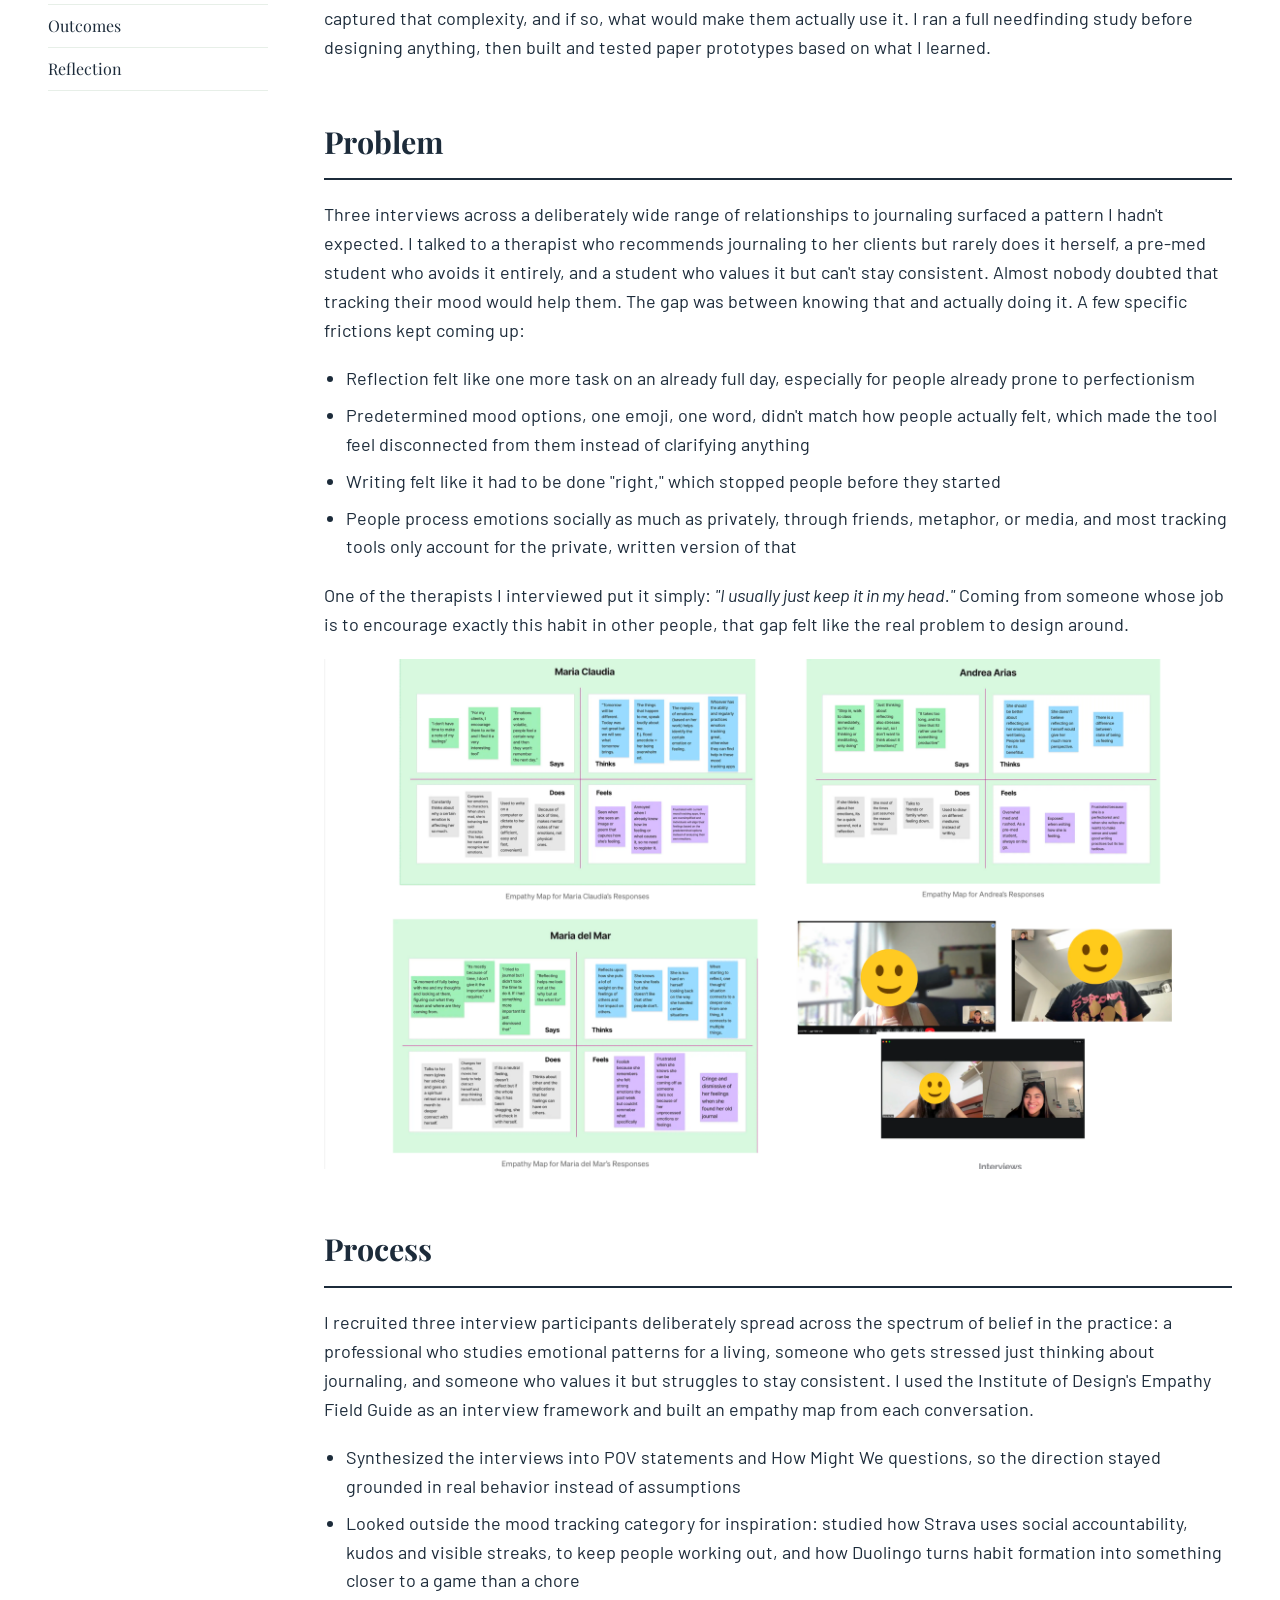
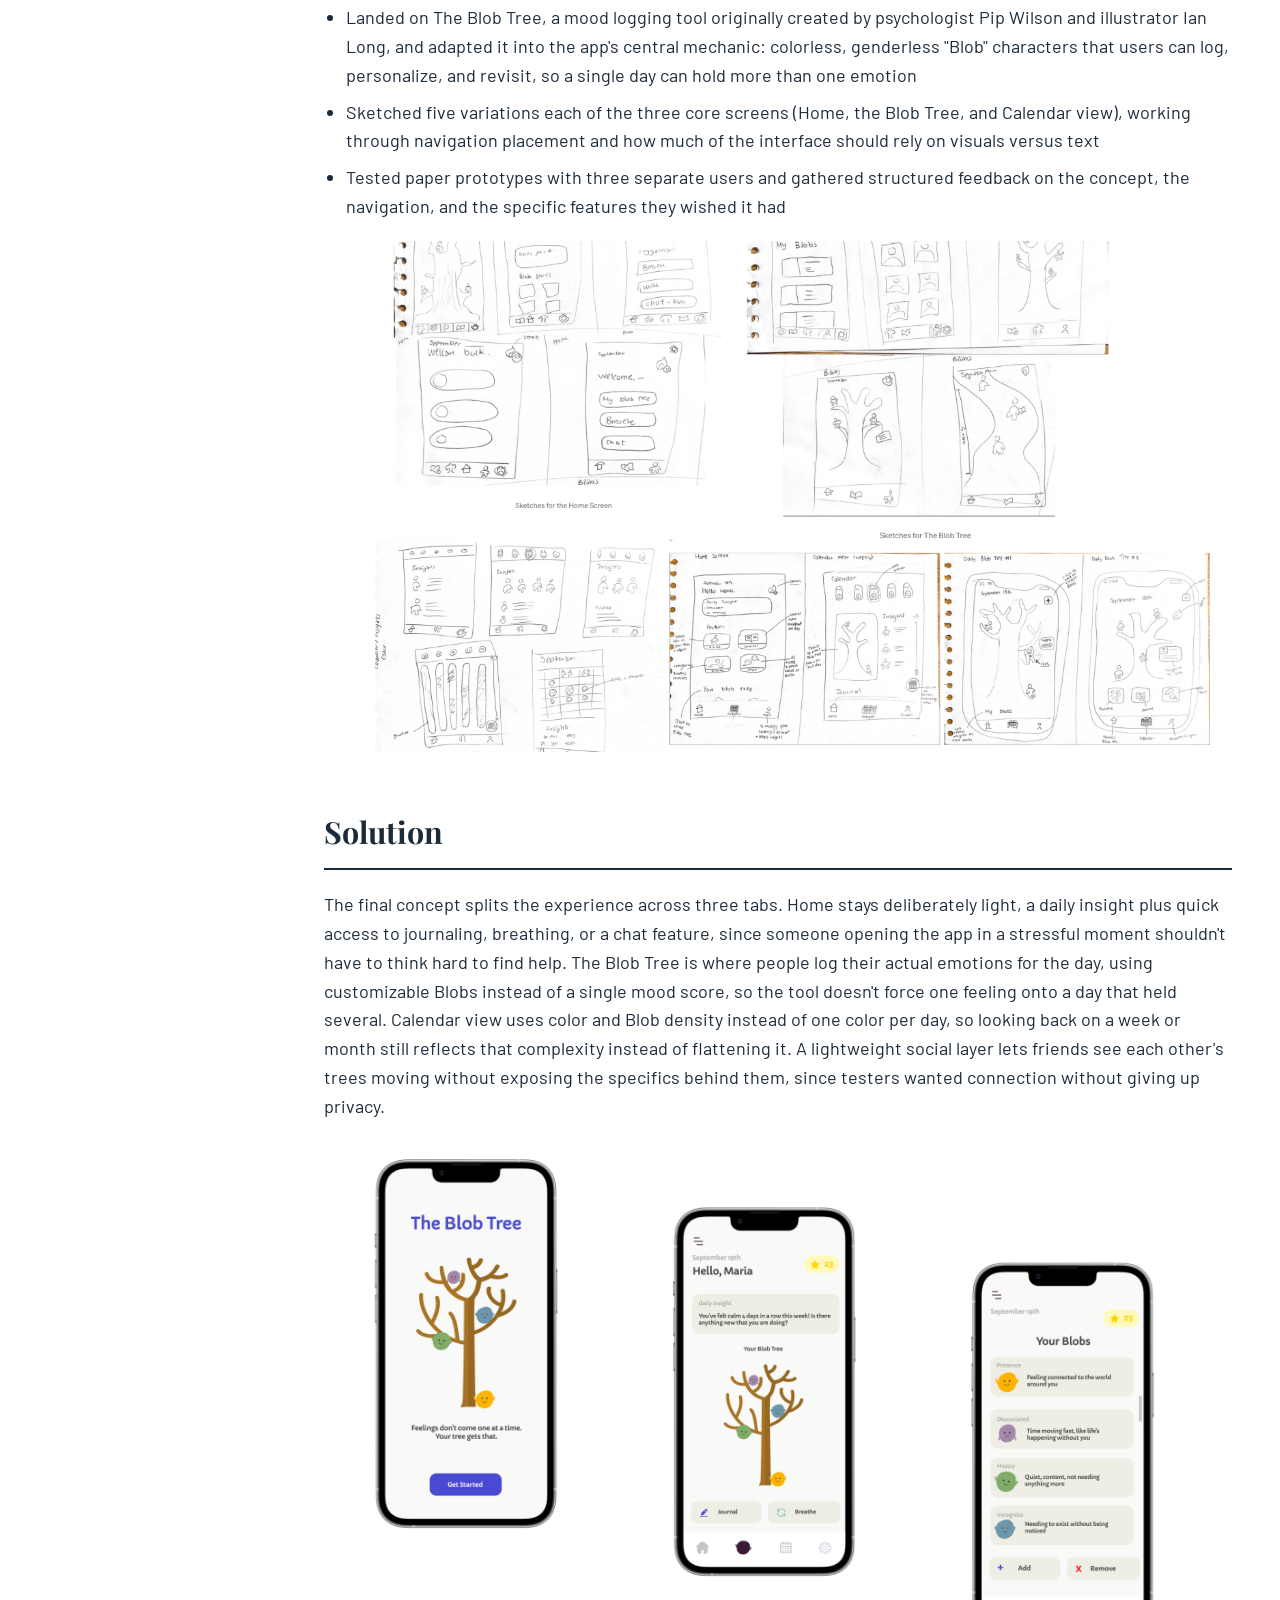
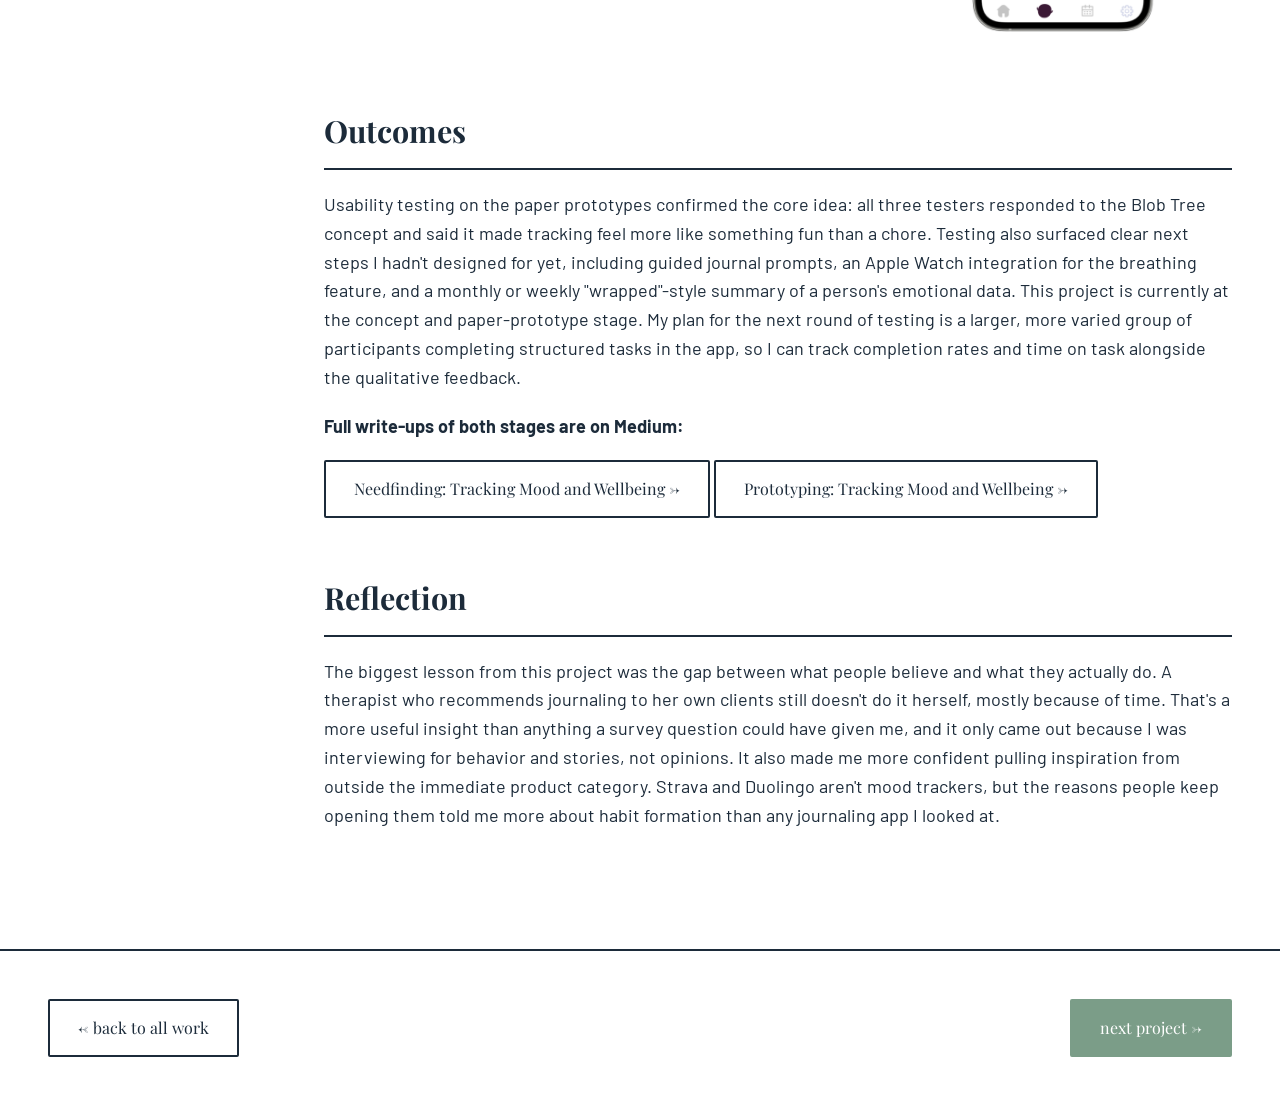
<file: projects/project-03.html>
<!DOCTYPE html>
<html lang="en">
<head>
<meta charset="UTF-8" />
<meta name="viewport" content="width=device-width, initial-scale=1.0" />
<title>The Blob Tree — Maria Fajardo</title>
<link rel="stylesheet" href="../style.css" />
<link rel="icon" href="../coffee.png" type="image/png" sizes="32x32" />
</head>
<body>

<div class="stripe-bar"></div>

<nav class="site-nav">
  <a href="../index.html#home" class="logo">maria <span>fajardo</span></a>
  <div class="nav-links">
    <a href="../index.html#work" class="project-nav-back">← back to work</a>
    <a href="../index.html#skills">skills</a>
    <a href="../index.html#about">about</a>
    <a href="../index.html#resume">resume</a>
  </div>
</nav>

<!-- ============ PROJECT HERO ============ -->
<section class="project-hero">
  <p class="eyebrow">Case Study · UX Research &amp; Interaction Design · Concept App</p>
  <h1>The Blob Tree</h1>
  <p class="project-summary">
    A concept mobile app for tracking mood and emotional wellbeing, grounded
    in a full needfinding study and tested through paper prototypes. The
    core idea, The Blob Tree, lets people log more than one emotion a day
    using customizable characters instead of forcing their day into a
    single mood.
  </p>

  <div class="project-meta-row">
    <div class="meta-item">
      <h4>Role</h4>
      <p>UX Researcher &amp; Designer, solo project</p>
    </div>
    <div class="meta-item">
      <h4>Timeline</h4>
      <p>Fall 2025</p>
    </div>
    <div class="meta-item">
      <h4>Team</h4>
      <p>Solo, Human-Computer Interaction coursework project</p>
    </div>
    <div class="meta-item">
      <h4>Tools</h4>
      <p>Zoom interviews, empathy mapping, paper prototyping</p>
    </div>
  </div>
</section>

<!-- ============ HERO MEDIA ============ -->
<div class="project-media">
  <div class="media-box">
    <!-- UPDATE: replace with hero shot of Blob Tree concept sketches or final screens -->
          <img src="images/blob/hero.png" alt="Blob tree Hero" />
  </div>
</div>

<!-- ============ BODY ============ -->
<div class="project-body">

  <nav class="project-toc">
    <a href="#overview">Overview</a>
    <a href="#problem">Problem</a>
    <a href="#process">Process</a>
    <a href="#solution">Solution</a>
    <a href="#outcomes">Outcomes</a>
    <a href="#reflection">Reflection</a>
  </nav>

  <div class="project-content">

    <h2 id="overview">Overview</h2>
    <p>
      This project started from a simple observation: most mood tracking
      apps ask people to sum up an entire day in one emoji. That felt off
      to me, especially after watching Inside Out 2, which spends the whole
      movie showing how many emotions a person can hold at once. I wanted
      to find out whether people actually wanted a tool that captured that
      complexity, and if so, what would make them actually use it. I ran a
      full needfinding study before designing anything, then built and
      tested paper prototypes based on what I learned.
    </p>

    <h2 id="problem">Problem</h2>
    <p>
      Three interviews across a deliberately wide range of relationships to
      journaling surfaced a pattern I hadn't expected. I talked to a
      therapist who recommends journaling to her clients but rarely does it
      herself, a pre-med student who avoids it entirely, and a student who
      values it but can't stay consistent. Almost nobody doubted that
      tracking their mood would help them. The gap was between knowing that
      and actually doing it. A few specific frictions kept coming up:
    </p>
    <ul>
      <li>Reflection felt like one more task on an already full day, especially for people already prone to perfectionism</li>
      <li>Predetermined mood options, one emoji, one word, didn't match how people actually felt, which made the tool feel disconnected from them instead of clarifying anything</li>
      <li>Writing felt like it had to be done "right," which stopped people before they started</li>
      <li>People process emotions socially as much as privately, through friends, metaphor, or media, and most tracking tools only account for the private, written version of that</li>
    </ul>
    <p>
      One of the therapists I interviewed put it simply: <cite>"I usually
      just keep it in my head."</cite> Coming from someone whose job is to
      encourage exactly this habit in other people, that gap felt like the
      real problem to design around.
    </p>
    <div class="media-box">
      <!-- UPDATE: empathy maps or interview insight summaries -->
          <img src="images/blob/empathy.png" alt="Blob tree Empathy Maps" />
    </div>

    <h2 id="process">Process</h2>
    <p>
      I recruited three interview participants deliberately spread across
      the spectrum of belief in the practice: a professional who studies
      emotional patterns for a living, someone who gets stressed just
      thinking about journaling, and someone who values it but struggles to
      stay consistent. I used the Institute of Design's Empathy Field Guide
      as an interview framework and built an empathy map from each
      conversation.
    </p>
    <ul>
      <li>Synthesized the interviews into POV statements and How Might We questions, so the direction stayed grounded in real behavior instead of assumptions</li>
      <li>Looked outside the mood tracking category for inspiration: studied how Strava uses social accountability, kudos and visible streaks, to keep people working out, and how Duolingo turns habit formation into something closer to a game than a chore</li>
      <li>Landed on The Blob Tree, a mood logging tool originally created by psychologist Pip Wilson and illustrator Ian Long, and adapted it into the app's central mechanic: colorless, genderless "Blob" characters that users can log, personalize, and revisit, so a single day can hold more than one emotion</li>
      <li>Sketched five variations each of the three core screens (Home, the Blob Tree, and Calendar view), working through navigation placement and how much of the interface should rely on visuals versus text</li>
      <li>Tested paper prototypes with three separate users and gathered structured feedback on the concept, the navigation, and the specific features they wished it had</li>
    </ul>
    
    <div class="media-box">
      <!-- UPDATE: sketches of Home, Blob Tree, and Calendar screens -->
          <img src="images/blob/sketches.png" alt="Blob tree Sketches" />
    </div>

    <h2 id="solution">Solution</h2>
    <p>
      The final concept splits the experience across three tabs. Home stays
      deliberately light, a daily insight plus quick access to journaling,
      breathing, or a chat feature, since someone opening the app in a
      stressful moment shouldn't have to think hard to find help. The Blob
      Tree is where people log their actual emotions for the day, using
      customizable Blobs instead of a single mood score, so the tool
      doesn't force one feeling onto a day that held several. Calendar view
      uses color and Blob density instead of one color per day, so looking
      back on a week or month still reflects that complexity instead of
      flattening it. A lightweight social layer lets friends see each
      other's trees moving without exposing the specifics behind them,
      since testers wanted connection without giving up privacy.
    </p>
     <div class="media-box">
        <img src="images/blob/finals.png" alt="Blob tree Sketches" />
    </div>


    <h2 id="outcomes">Outcomes</h2>
    <p>
      Usability testing on the paper prototypes confirmed the core idea:
      all three testers responded to the Blob Tree concept and said it made
      tracking feel more like something fun than a chore. Testing also
      surfaced clear next steps I hadn't designed for yet, including guided
      journal prompts, an Apple Watch integration for the breathing
      feature, and a monthly or weekly "wrapped"-style summary of a
      person's emotional data. This project is currently at the concept
      and paper-prototype stage. My plan for the next round of testing is a
      larger, more varied group of participants completing structured
      tasks in the app, so I can track completion rates and time on task
      alongside the qualitative feedback.
    </p>
     <p>
     <b>Full write-ups of both stages are on Medium:</b> 
    <div class="project-links">
  <a href="https://medium.com/@mafajardo_90696/needfinding-tracking-mood-and-emotional-wellbeing-570e49493e75" target="_blank" class="btn">Needfinding: Tracking Mood and Wellbeing →</a>
  <a href="https://medium.com/@mafajardo_90696/prototyping-tracking-mood-and-emotional-wellbeing-2b8012203ac3" target="_blank" class="btn">Prototyping: Tracking Mood and Wellbeing →</a>
</div>
      <!-- UPDATE: add link to "Needfinding: Tracking Mood and Emotional Wellbeing" once it's published (currently a private draft on Medium) -->
    </p>
   

    <h2 id="reflection">Reflection</h2>
    <p>
      The biggest lesson from this project was the gap between what people
      believe and what they actually do. A therapist who recommends
      journaling to her own clients still doesn't do it herself, mostly
      because of time. That's a more useful insight than anything a survey
      question could have given me, and it only came out because I was
      interviewing for behavior and stories, not opinions. It also made me
      more confident pulling inspiration from outside the immediate product
      category. Strava and Duolingo aren't mood trackers, but the reasons
      people keep opening them told me more about habit formation than any
      journaling app I looked at.
    </p>

  </div>
</div>

<div class="project-nav-footer">
  <a href="../index.html#work" class="btn">← back to all work</a>
  <a href="project-04.html" class="btn btn-primary">next project →</a>
</div>

</body>
</html>
</file>
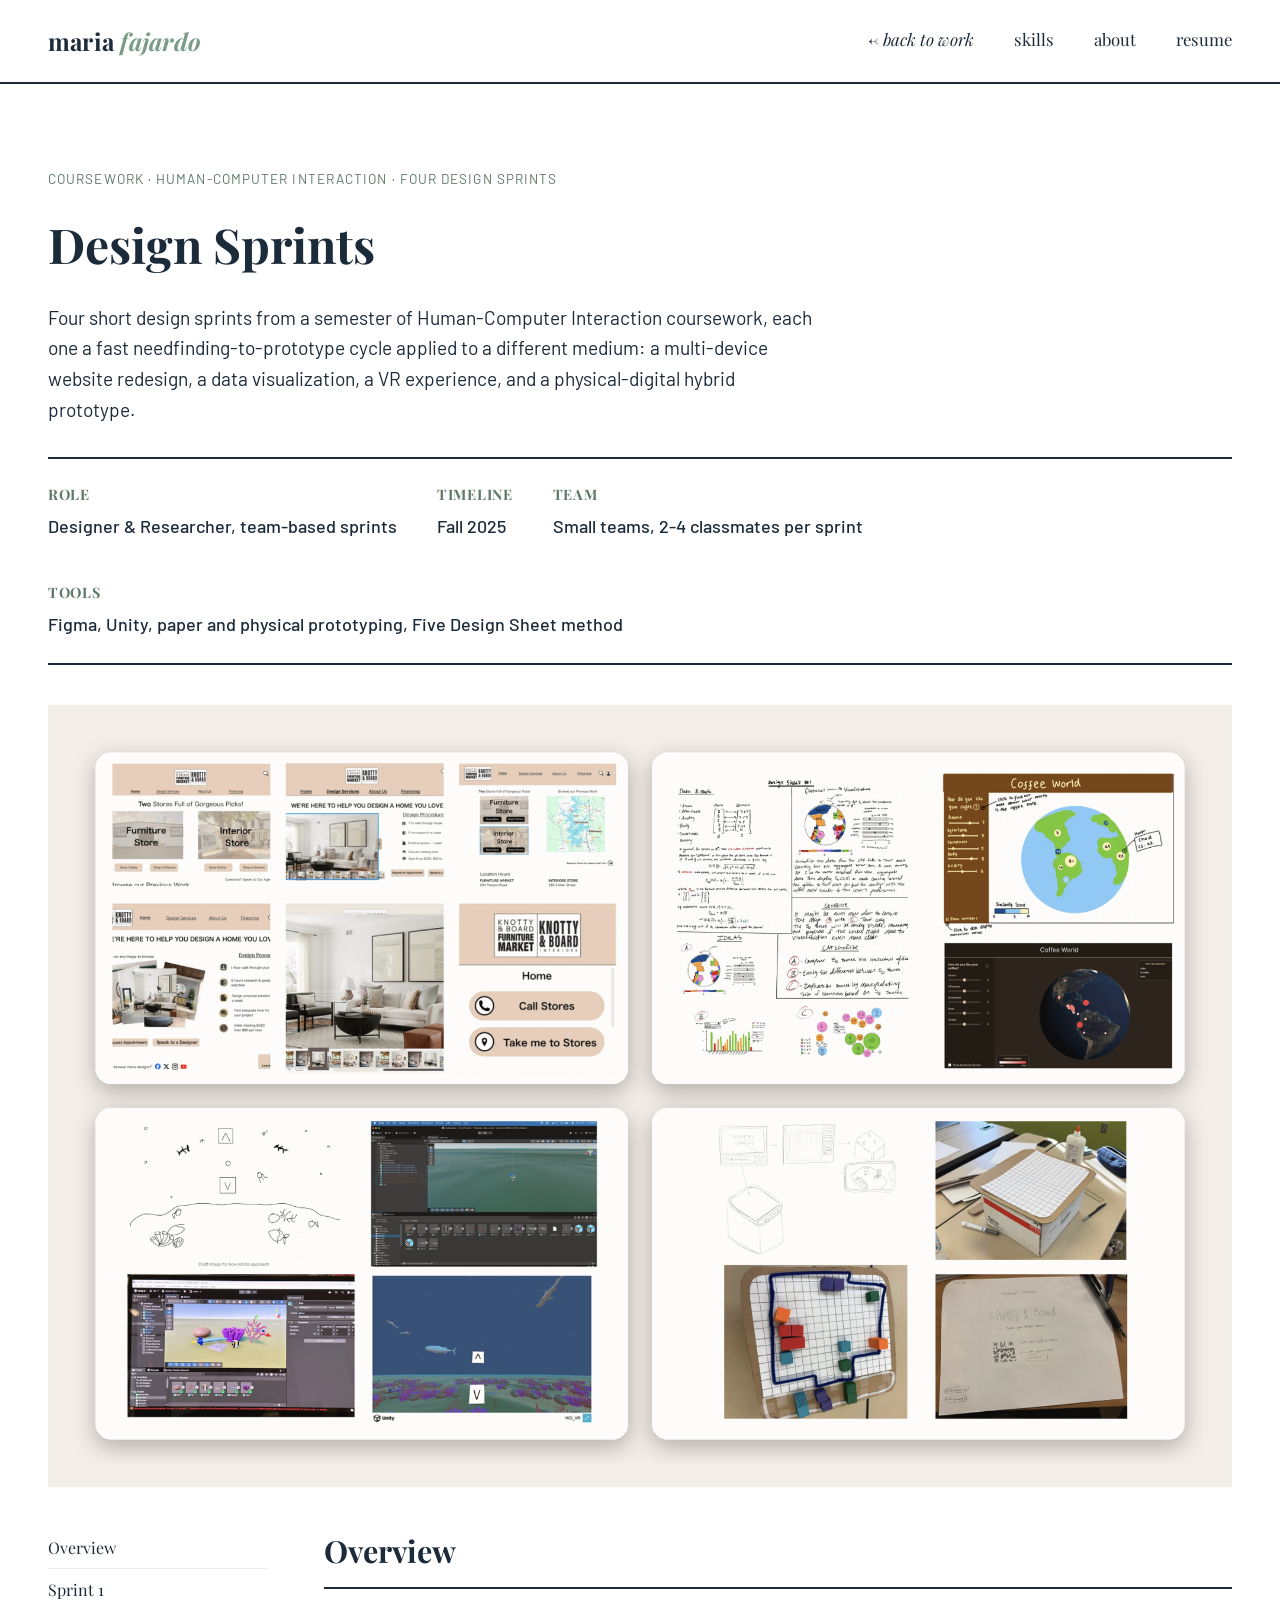
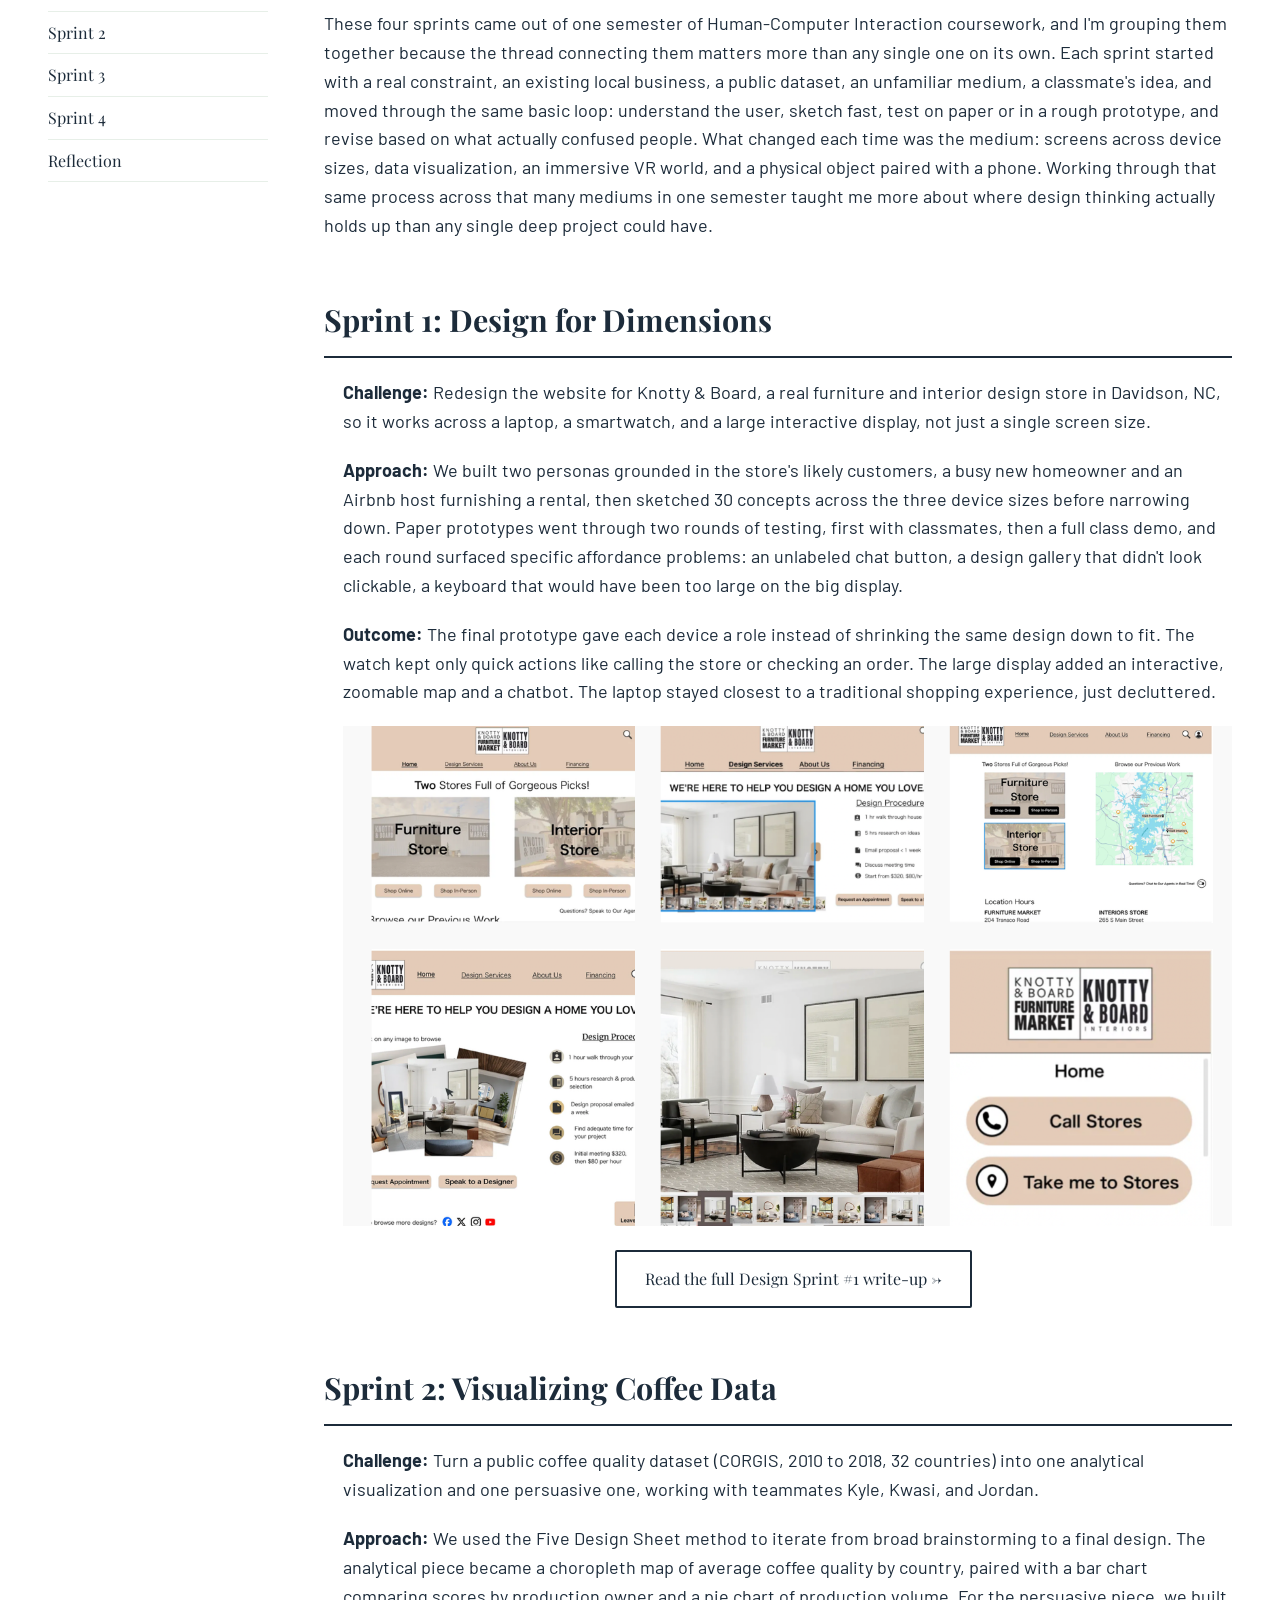
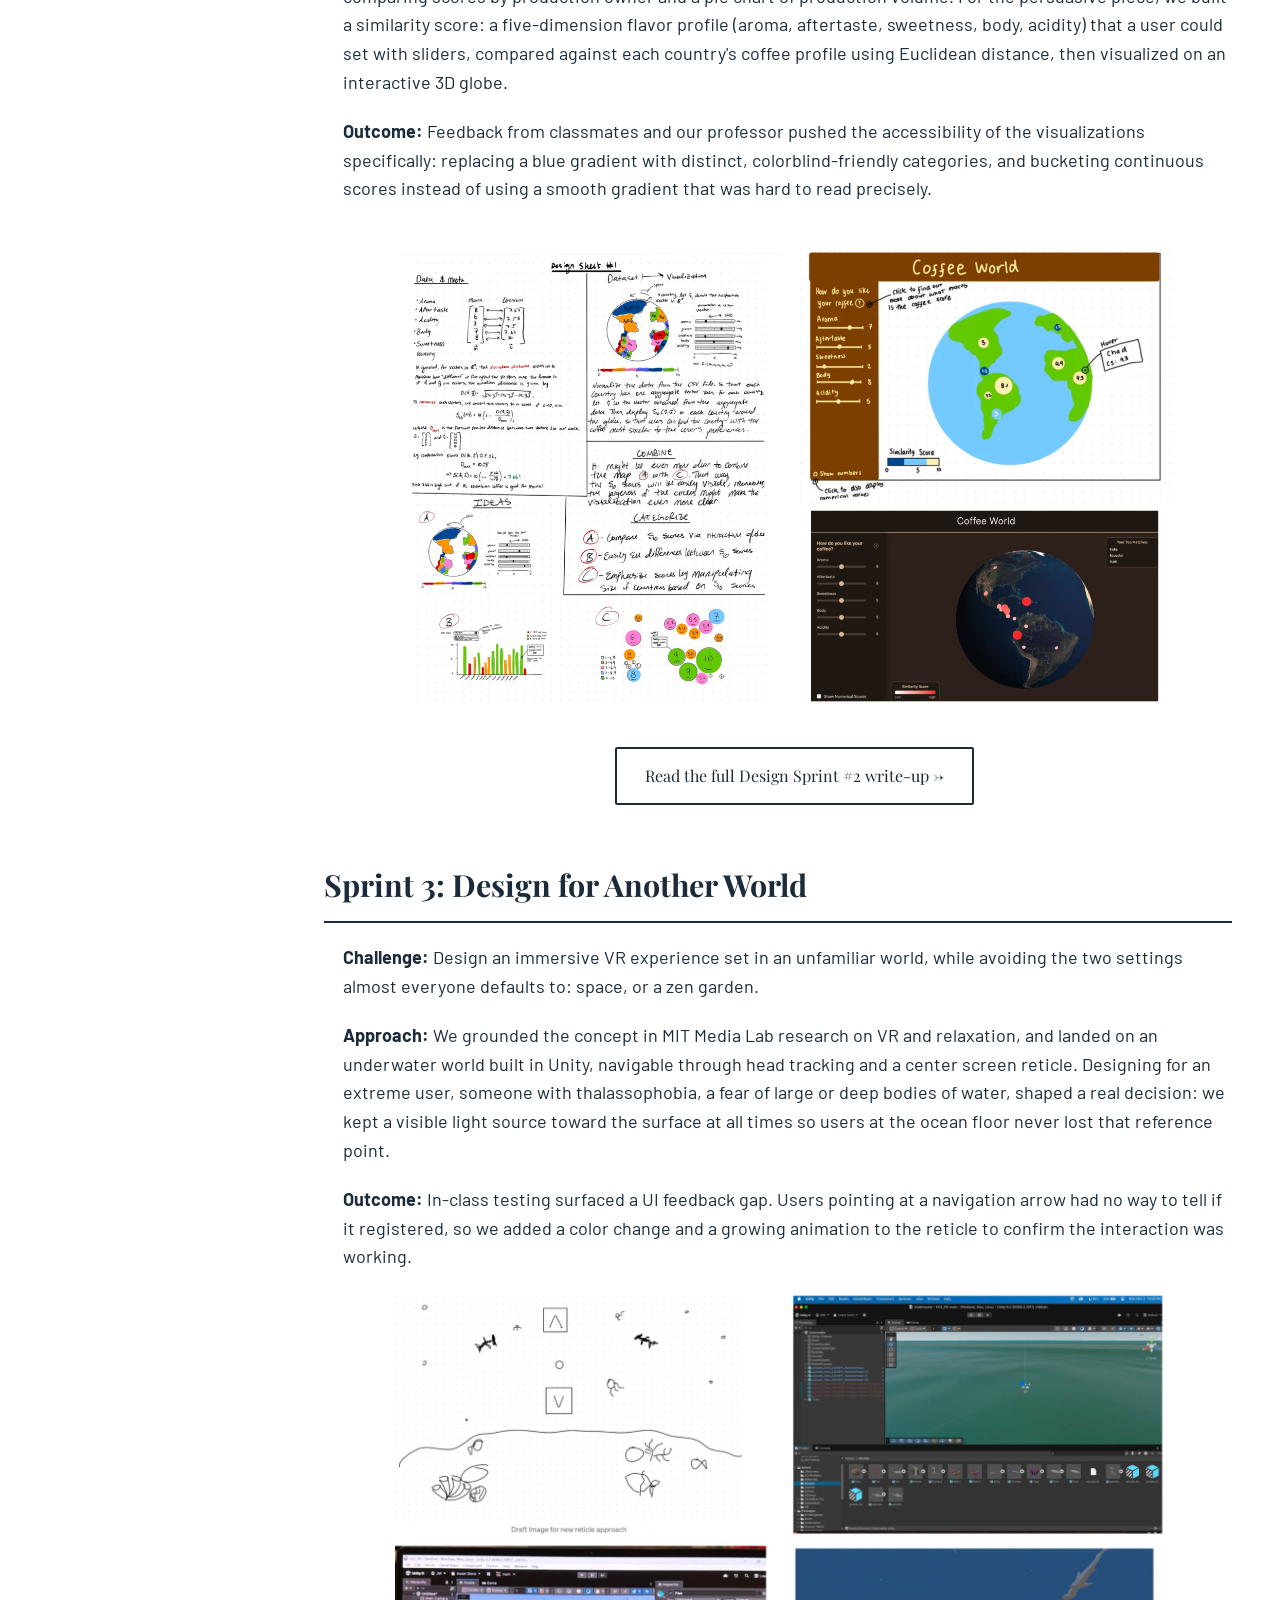
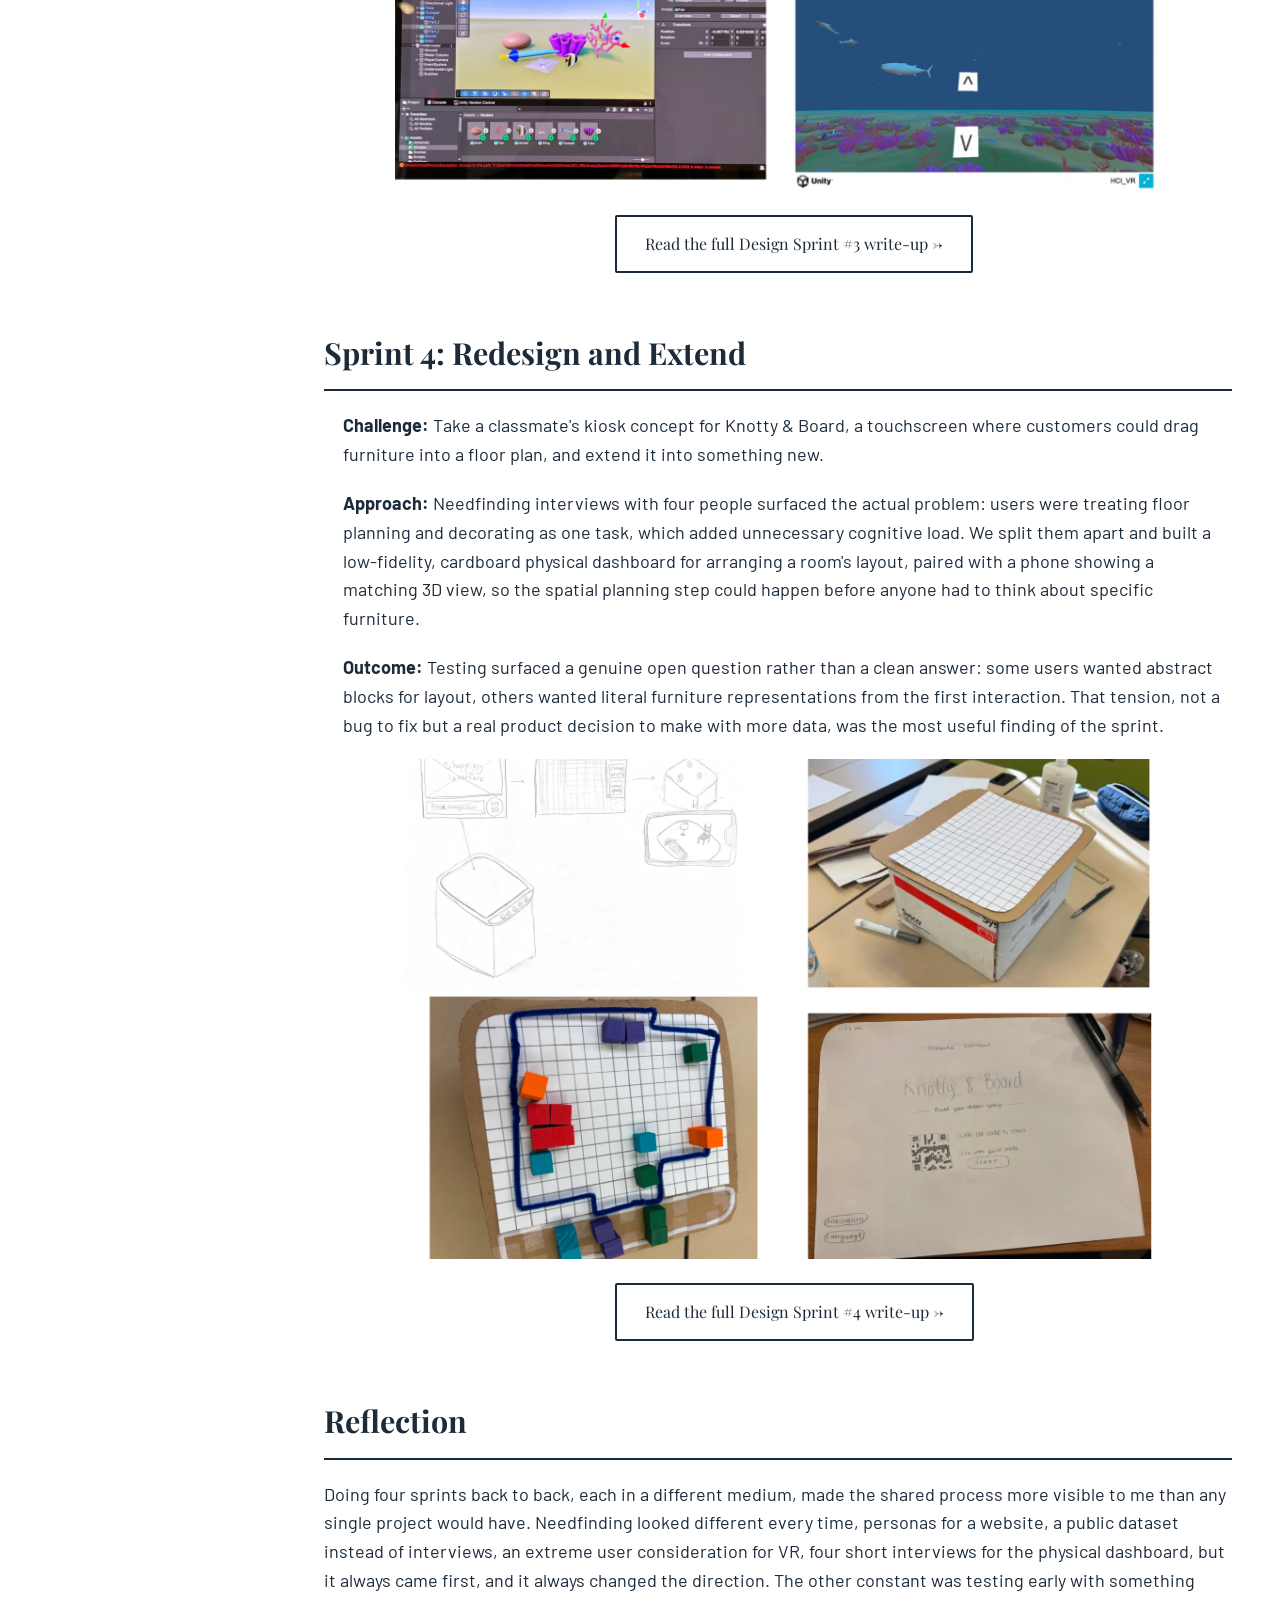
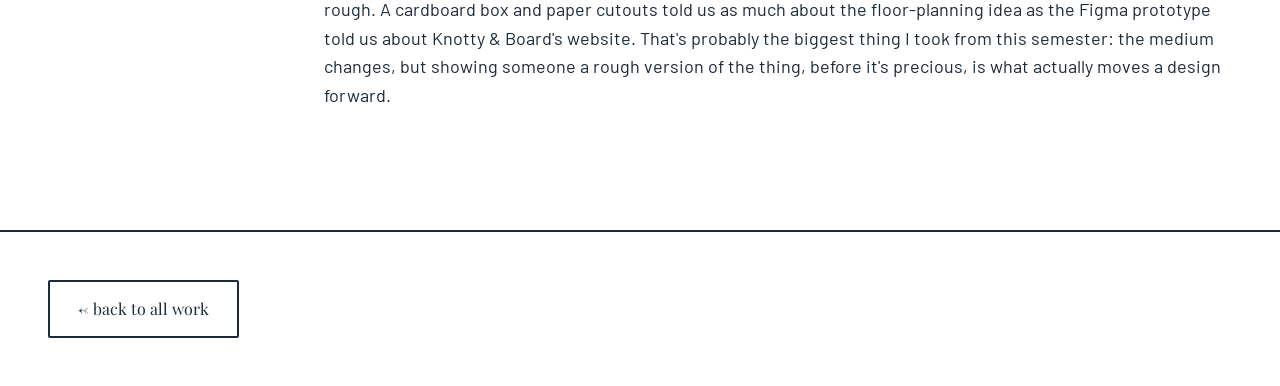
<file: projects/project-04.html>
<!DOCTYPE html>
<html lang="en">
<head>
<meta charset="UTF-8" />
<meta name="viewport" content="width=device-width, initial-scale=1.0" />
<title>Design Sprints — Maria Fajardo</title>
<link rel="stylesheet" href="../style.css" />
<link rel="icon" href="../coffee.png" type="image/png" sizes="32x32" />
<style>
 
  .case-link {
    display: inline-block;
    color: inherit;
    text-decoration: none;
    font-weight: 600;
    margin-top: 0.4rem;
  }
  .case-link::after {
    content: " →";
    color: #C8154B;
    display: inline-block;
    transition: transform 0.15s ease;
  }
  .case-link:hover {
    text-decoration: underline;
  }
  .case-link:hover::after {
    transform: translateX(3px);
  }
  .sprint-block {
    border-left: none;
    padding-left: 1.2rem;
    margin-bottom: 2rem;
  }
  /* Slight right nudge for in-content buttons */
  .project-content .btn {
    margin-left: 17rem;
  }
</style>
</head>
<body>

<div class="stripe-bar"></div>

<nav class="site-nav">
  <a href="../index.html#home" class="logo">maria <span>fajardo</span></a>
  <div class="nav-links">
    <a href="../index.html#work" class="project-nav-back">← back to work</a>
    <a href="../index.html#skills">skills</a>
    <a href="../index.html#about">about</a>
    <a href="../index.html#resume">resume</a>
  </div>
</nav>

<!-- ============ PROJECT HERO ============ -->
<section class="project-hero">
  <p class="eyebrow">Coursework · Human-Computer Interaction · Four Design Sprints</p>
  <h1>Design Sprints</h1>
  <p class="project-summary">
    Four short design sprints from a semester of Human-Computer Interaction
    coursework, each one a fast needfinding-to-prototype cycle applied to a
    different medium: a multi-device website redesign, a data visualization,
    a VR experience, and a physical-digital hybrid prototype.
  </p>

  <div class="project-meta-row">
    <div class="meta-item">
      <h4>Role</h4>
      <p>Designer &amp; Researcher, team-based sprints</p>
    </div>
    <div class="meta-item">
      <h4>Timeline</h4>
      <p>Fall 2025</p>
    </div>
    <div class="meta-item">
      <h4>Team</h4>
      <p>Small teams, 2-4 classmates per sprint</p>
    </div>
    <div class="meta-item">
      <h4>Tools</h4>
      <p>Figma, Unity, paper and physical prototyping, Five Design Sheet method</p>
    </div>
  </div>
</section>

<!-- ============ HERO MEDIA ============ -->
<div class="project-media">

    <img src="images/sprints/hero.png" alt="Design Sprints Hero" />

</div>

<!-- ============ BODY ============ -->
<div class="project-body">

  <nav class="project-toc">
    <a href="#overview">Overview</a>
    <a href="#sprint-1">Sprint 1</a>
    <a href="#sprint-2">Sprint 2</a>
    <a href="#sprint-3">Sprint 3</a>
    <a href="#sprint-4">Sprint 4</a>
    <a href="#reflection">Reflection</a>
  </nav>

  <div class="project-content">

    <h2 id="overview">Overview</h2>
    <p>
      These four sprints came out of one semester of Human-Computer
      Interaction coursework, and I'm grouping them together because the
      thread connecting them matters more than any single one on its own.
      Each sprint started with a real constraint, an existing local
      business, a public dataset, an unfamiliar medium, a classmate's idea,
      and moved through the same basic loop: understand the user, sketch
      fast, test on paper or in a rough prototype, and revise based on what
      actually confused people. What changed each time was the medium:
      screens across device sizes, data visualization, an immersive VR
      world, and a physical object paired with a phone. Working through
      that same process across that many mediums in one semester taught me
      more about where design thinking actually holds up than any single
      deep project could have.
    </p>

    <h2 id="sprint-1">Sprint 1: Design for Dimensions</h2>
    <div class="sprint-block">
      <p>
        <strong>Challenge:</strong> Redesign the website for Knotty &amp;
        Board, a real furniture and interior design store in Davidson, NC,
        so it works across a laptop, a smartwatch, and a large interactive
        display, not just a single screen size.
      </p>
      <p>
        <strong>Approach:</strong> We built two personas grounded in the
        store's likely customers, a busy new homeowner and an Airbnb host
        furnishing a rental, then sketched 30 concepts across the three
        device sizes before narrowing down. Paper prototypes went through
        two rounds of testing, first with classmates, then a full class
        demo, and each round surfaced specific affordance problems: an
        unlabeled chat button, a design gallery that didn't look clickable,
        a keyboard that would have been too large on the big display.
      </p>
      <p>
        <strong>Outcome:</strong> The final prototype gave each device a
        role instead of shrinking the same design down to fit. The watch
        kept only quick actions like calling the store or checking an
        order. The large display added an interactive, zoomable map and a
        chatbot. The laptop stayed closest to a traditional shopping
        experience, just decluttered.
      </p>
 <div class="media-box">
      <img src="images/sprints/hero1.png" alt="Design for Dimensions Hero" />
    </div>


      <a href="https://mariafajardo.dcreate.domains/uncategorized/design-sprint-1-design-for-dimensions/" target="_blank" class="btn">Read the full Design Sprint #1 write-up →</a>

    </div>
   
    <h2 id="sprint-2">Sprint 2: Visualizing Coffee Data</h2>
    <div class="sprint-block">
      <p>
        <strong>Challenge:</strong> Turn a public coffee quality dataset
        (CORGIS, 2010 to 2018, 32 countries) into one analytical
        visualization and one persuasive one, working with teammates Kyle,
        Kwasi, and Jordan.
      </p>
      <p>
        <strong>Approach:</strong> We used the Five Design Sheet method to
        iterate from broad brainstorming to a final design. The analytical
        piece became a choropleth map of average coffee quality by
        country, paired with a bar chart comparing scores by production
        owner and a pie chart of production volume. For the persuasive
        piece, we built a similarity score: a five-dimension flavor
        profile (aroma, aftertaste, sweetness, body, acidity) that a user
        could set with sliders, compared against each country's coffee
        profile using Euclidean distance, then visualized on an
        interactive 3D globe.
      </p>
      <p>
        <strong>Outcome:</strong> Feedback from classmates and our
        professor pushed the accessibility of the visualizations
        specifically: replacing a blue gradient with distinct,
        colorblind-friendly categories, and bucketing continuous scores
        instead of using a smooth gradient that was hard to read precisely.
      </p>
       <div class="media-box">
      <img src="images/sprints/hero2.png" alt="Design for Dimensions Hero" />
    </div>


      <a href="https://mariafajardo.dcreate.domains/uncategorized/design-sprint-2-exploring-the-world-of-coffee-through-data-visualization/" target="_blank" class="btn">Read the full Design Sprint #2 write-up →</a>
    </div>


    <h2 id="sprint-3">Sprint 3: Design for Another World</h2>
    <div class="sprint-block">
      <p>
        <strong>Challenge:</strong> Design an immersive VR experience set
        in an unfamiliar world, while avoiding the two settings almost
        everyone defaults to: space, or a zen garden.
      </p>
      <p>
        <strong>Approach:</strong> We grounded the concept in MIT Media Lab
        research on VR and relaxation, and landed on an underwater world
        built in Unity, navigable through head tracking and a center
        screen reticle. Designing for an extreme user, someone with
        thalassophobia, a fear of large or deep bodies of water, shaped a
        real decision: we kept a visible light source toward the surface
        at all times so users at the ocean floor never lost that reference
        point.
      </p>
      <p>
        <strong>Outcome:</strong> In-class testing surfaced a UI feedback
        gap. Users pointing at a navigation arrow had no way to tell if it
        registered, so we added a color change and a growing animation to
        the reticle to confirm the interaction was working.
      </p>

      <div class="media-box">
      <img src="images/sprints/hero3.png" alt="Design for Dimensions Hero" />
    </div>

      <a href="https://mariafajardo.dcreate.domains/uncategorized/design-for-another-world-underwater-vr/" target="_blank" class="btn">Read the full Design Sprint #3 write-up →</a>
    </div>
  

    <h2 id="sprint-4">Sprint 4: Redesign and Extend</h2>
    <div class="sprint-block">
      <p>
        <strong>Challenge:</strong> Take a classmate's kiosk concept for
        Knotty &amp; Board, a touchscreen where customers could drag
        furniture into a floor plan, and extend it into something new.
      </p>
      <p>
        <strong>Approach:</strong> Needfinding interviews with four people
        surfaced the actual problem: users were treating floor planning
        and decorating as one task, which added unnecessary cognitive
        load. We split them apart and built a low-fidelity, cardboard
        physical dashboard for arranging a room's layout, paired with a
        phone showing a matching 3D view, so the spatial planning step
        could happen before anyone had to think about specific furniture.
      </p>
      <p>
        <strong>Outcome:</strong> Testing surfaced a genuine open question
        rather than a clean answer: some users wanted abstract blocks for
        layout, others wanted literal furniture representations from the
        first interaction. That tension, not a bug to fix but a real
        product decision to make with more data, was the most useful
        finding of the sprint.
      </p>

      <div class="media-box">
      <img src="images/sprints/hero4.png" alt="Design for Dimensions Hero" />
    </div>

    
      <a href="https://mariafajardo.dcreate.domains/uncategorized/design-sprint-4-re-design-and-extend/" target="_blank" class="btn">Read the full Design Sprint #4    write-up →</a>    </div>
   

    <h2 id="reflection">Reflection</h2>
    <p>
      Doing four sprints back to back, each in a different medium, made the
      shared process more visible to me than any single project would
      have. Needfinding looked different every time, personas for a
      website, a public dataset instead of interviews, an extreme user
      consideration for VR, four short interviews for the physical
      dashboard, but it always came first, and it always changed the
      direction. The other constant was testing early with something
      rough. A cardboard box and paper cutouts told us as much about the
      floor-planning idea as the Figma prototype told us about Knotty &amp;
      Board's website. That's probably the biggest thing I took from this
      semester: the medium changes, but showing someone a rough version of
      the thing, before it's precious, is what actually moves a design
      forward.
    </p>

  </div>
</div>

<div class="project-nav-footer">
  <a href="../index.html#work" class="btn">← back to all work</a>
</div>

</body>
</html>
</file>
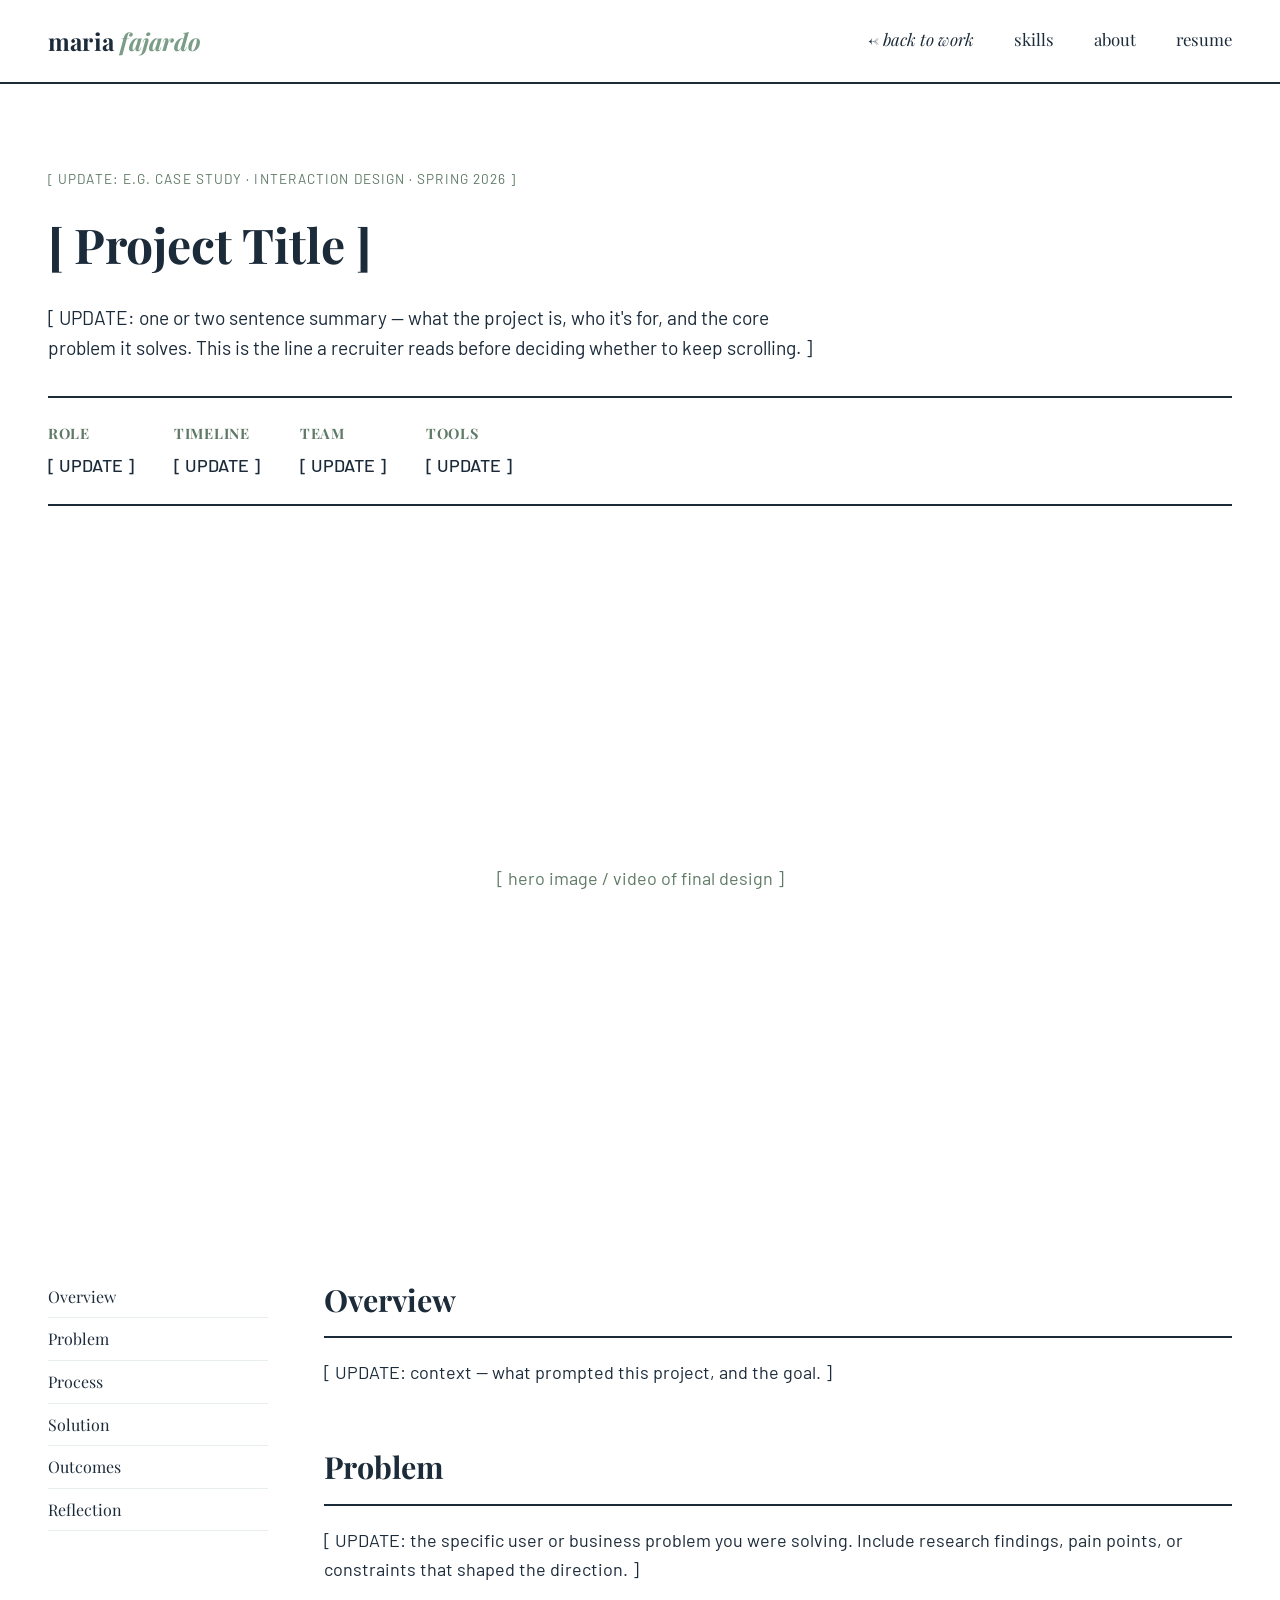
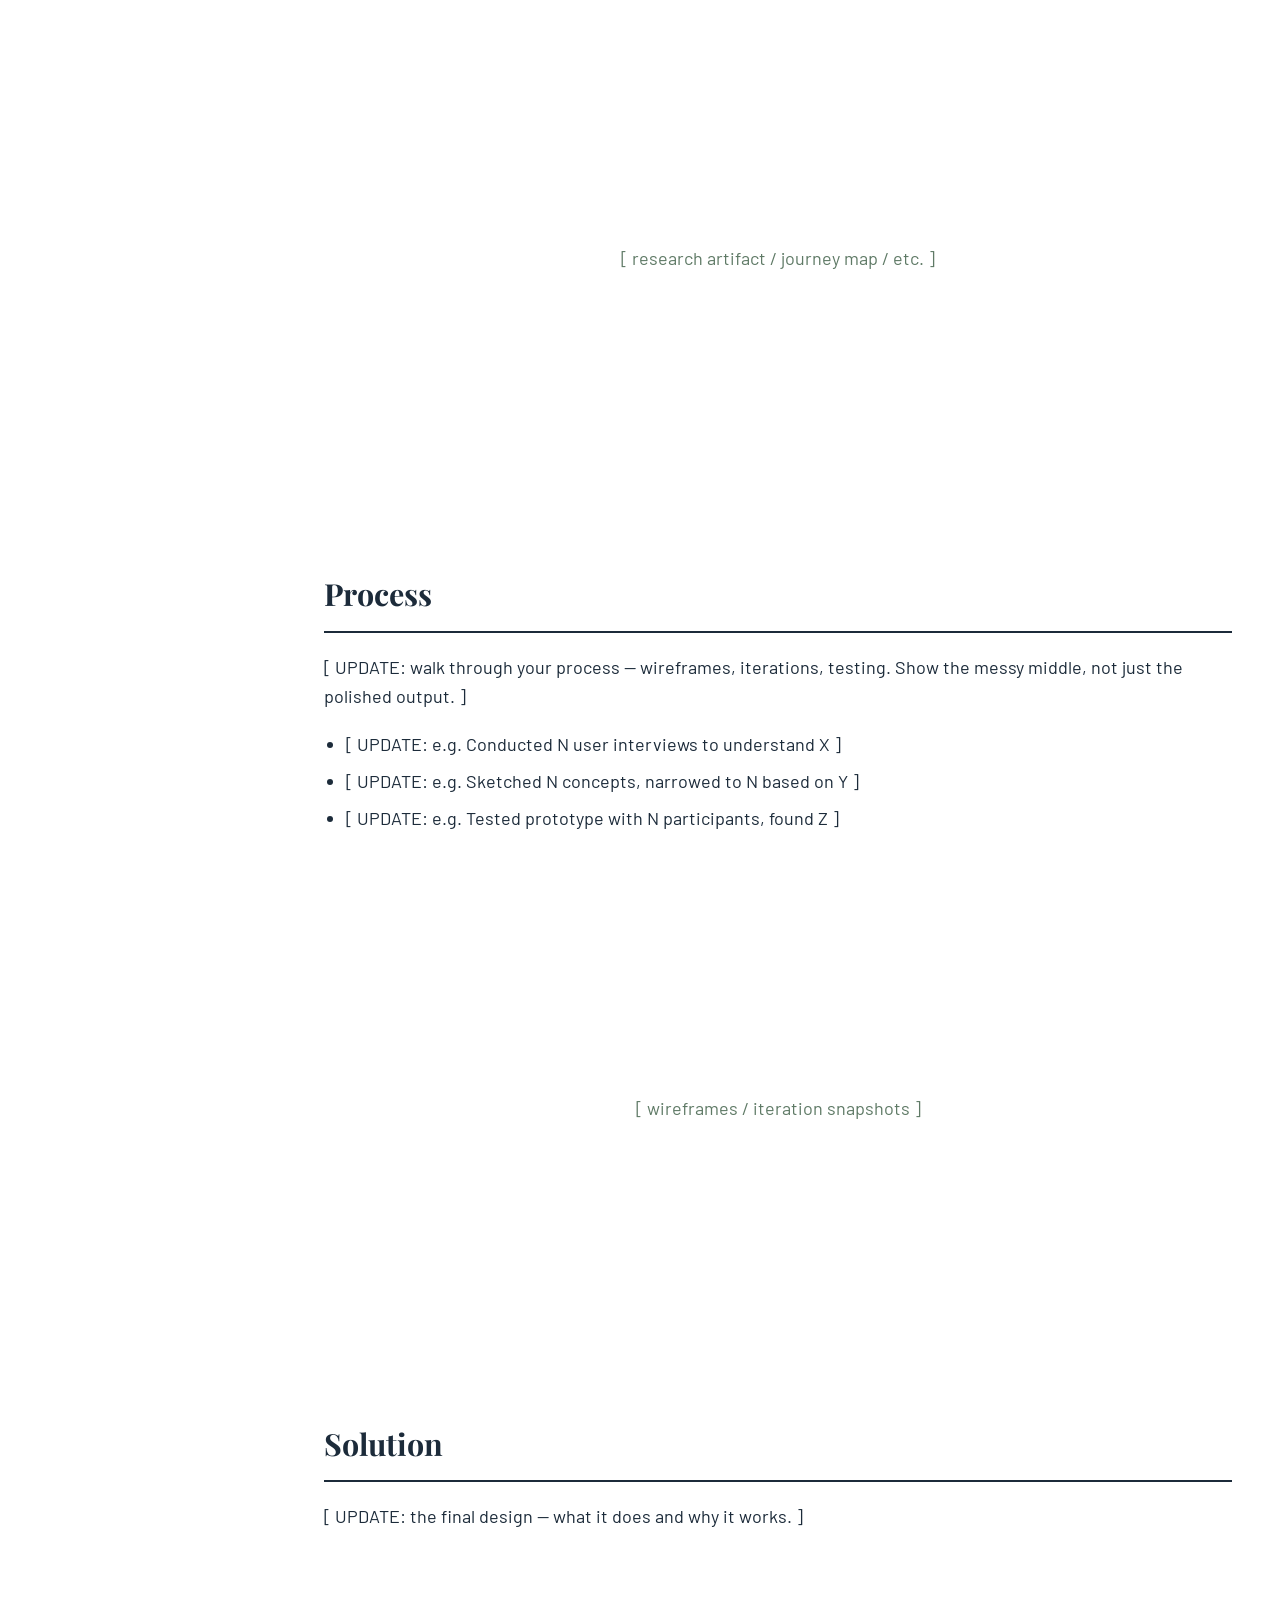
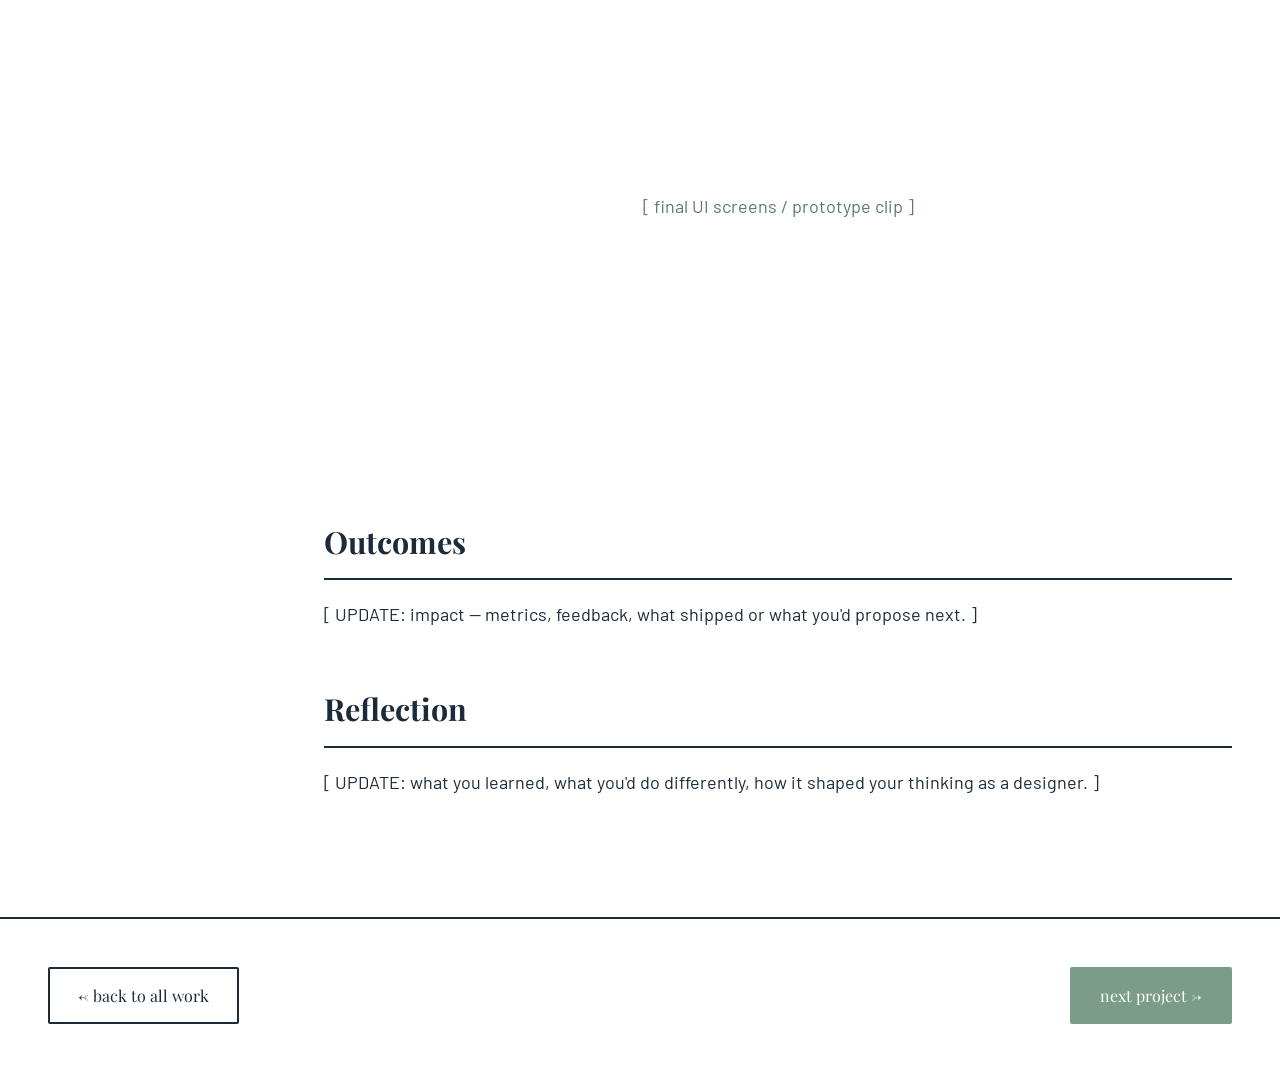
<file: projects/project-template.html>
<!DOCTYPE html>
<html lang="en">
<head>
<meta charset="UTF-8" />
<meta name="viewport" content="width=device-width, initial-scale=1.0" />
<!-- UPDATE: real project title -->
<title>[ Project Title ] — Maria Fajardo</title>
<link rel="stylesheet" href="../style.css" />
<link rel="icon" href="../coffee.png" type="image/png" sizes="32x32" />
</head>
<body>

<div class="stripe-bar"></div>

<nav class="site-nav">
  <a href="../index.html#home" class="logo">maria <span>fajardo</span></a>
  <div class="nav-links">
    <a href="../index.html#work" class="project-nav-back">← back to work</a>
    <a href="../index.html#skills">skills</a>
    <a href="../index.html#about">about</a>
    <a href="../index.html#resume">resume</a>
  </div>
</nav>

<!-- ============ PROJECT HERO ============ -->
<section class="project-hero">
  <!-- UPDATE: role / team / timeframe -->
  <p class="eyebrow">[ UPDATE: e.g. Case Study · Interaction Design · Spring 2026 ]</p>
  <h1>[ Project Title ]</h1>
  <p class="project-summary">
    [ UPDATE: one or two sentence summary — what the project is, who it's for,
    and the core problem it solves. This is the line a recruiter reads before
    deciding whether to keep scrolling. ]
  </p>

  <div class="project-meta-row">
    <div class="meta-item">
      <h4>Role</h4>
      <p>[ UPDATE ]</p>
    </div>
    <div class="meta-item">
      <h4>Timeline</h4>
      <p>[ UPDATE ]</p>
    </div>
    <div class="meta-item">
      <h4>Team</h4>
      <p>[ UPDATE ]</p>
    </div>
    <div class="meta-item">
      <h4>Tools</h4>
      <p>[ UPDATE ]</p>
    </div>
  </div>
</section>

<!-- ============ HERO MEDIA ============ -->
<div class="project-media">
  <div class="media-box">
    <!-- UPDATE: replace with <img src="images/project-hero.png" alt="..." /> or a <video> -->
    <span class="placeholder-label">[ hero image / video of final design ]</span>
  </div>
</div>

<!-- ============ BODY ============ -->
<div class="project-body">

  <!-- Sticky in-page table of contents. Update hrefs if you rename sections below. -->
  <nav class="project-toc">
    <a href="#overview">Overview</a>
    <a href="#problem">Problem</a>
    <a href="#process">Process</a>
    <a href="#solution">Solution</a>
    <a href="#outcomes">Outcomes</a>
    <a href="#reflection">Reflection</a>
  </nav>

  <div class="project-content">

    <h2 id="overview">Overview</h2>
    <p>[ UPDATE: context — what prompted this project, and the goal. ]</p>

    <h2 id="problem">Problem</h2>
    <p>[ UPDATE: the specific user or business problem you were solving. Include
      research findings, pain points, or constraints that shaped the direction. ]</p>
    <div class="media-box">
      <span class="placeholder-label">[ research artifact / journey map / etc. ]</span>
    </div>

    <h2 id="process">Process</h2>
    <p>[ UPDATE: walk through your process — wireframes, iterations, testing.
      Show the messy middle, not just the polished output. ]</p>
    <ul>
      <li>[ UPDATE: e.g. Conducted N user interviews to understand X ]</li>
      <li>[ UPDATE: e.g. Sketched N concepts, narrowed to N based on Y ]</li>
      <li>[ UPDATE: e.g. Tested prototype with N participants, found Z ]</li>
    </ul>
    <div class="media-box">
      <span class="placeholder-label">[ wireframes / iteration snapshots ]</span>
    </div>

    <h2 id="solution">Solution</h2>
    <p>[ UPDATE: the final design — what it does and why it works. ]</p>
    <div class="media-box">
      <span class="placeholder-label">[ final UI screens / prototype clip ]</span>
    </div>

    <h2 id="outcomes">Outcomes</h2>
    <p>[ UPDATE: impact — metrics, feedback, what shipped or what you'd propose next. ]</p>

    <h2 id="reflection">Reflection</h2>
    <p>[ UPDATE: what you learned, what you'd do differently, how it shaped your
      thinking as a designer. ]</p>

  </div>
</div>

<div class="project-nav-footer">
  <a href="../index.html#work" class="btn">← back to all work</a>
  <!-- UPDATE: link to the next case study once you have more than one -->
  <a href="project-template.html" class="btn btn-primary">next project →</a>
</div>

</body>
</html>
</file>
<file: style.css>
/* =============================================================
   Maria Fajardo — Portfolio Stylesheet
   Palette: white base / blue ticking stripe / yellow + pink accents
   Fonts: Playfair Display (headings) + Barlow (body)
   ============================================================= */

@import url('https://fonts.googleapis.com/css2?family=Playfair+Display:ital,wght@0,500;0,600;0,700;1,500;1,600&family=Barlow:wght@400;500;600;700&display=swap');

:root {
  --white: #ffffff;
  --cream: #efe7dc;
  --ink: #1c2b3a;

  /* Sage palette (dark → light) used as the new accent range */
  --sage-dark: #5f7a66;
  --sage: #7b9d88;
  --sage-pale: #e7efe8;

  /* keep legacy names for compatibility across the stylesheet */
  --blue: var(--sage);
  --blue-deep: var(--sage-dark);
  --blue-pale: var(--sage-pale);
  --yellow: var(--sage);
  --pink: var(--sage);
  --pink-pale: var(--sage-pale);

  --line: #1c2b3a;

  --stripe-width: 14px;
  --font-display: 'Playfair Display', Georgia, serif;
  --font-body: 'Barlow', 'Helvetica Neue', Arial, sans-serif;
}

* {
  box-sizing: border-box;
}

html {
  scroll-behavior: smooth;
}

body {
  margin: 0;
  background: #ffffff;
  color: var(--ink);
  font-family: var(--font-body);
  font-size: 18px;
  line-height: 1.6;
}

a {
  color: inherit;
  text-decoration: none;
}

img {
  max-width: 100%;
  display: block;
}

/* ---------- Nav ---------- */

.site-nav {
  position: sticky;
  top: 0;
  z-index: 50;
  background: var(--white);
  border-bottom: 2px solid var(--ink);
  display: flex;
  align-items: center;
  justify-content: space-between;
  padding: 22px 48px;
}

.site-nav .logo {
  font-family: var(--font-display);
  font-weight: 700;
  font-size: 1.5rem;
  letter-spacing: 0.01em;
}

.site-nav .logo span {
  color: var(--blue);
  font-style: italic;
}

.nav-links {
  display: flex;
  gap: 40px;
  font-family: var(--font-display);
  font-size: 1.05rem;
}

.nav-links a {
  position: relative;
  padding-bottom: 4px;
}

.nav-links a::after {
  content: "";
  position: absolute;
  left: 0;
  bottom: -2px;
  width: 0%;
  height: 3px;
  background: var(--pink);
  transition: width 0.2s ease;
}

.nav-links a:hover::after,
.nav-links a.active::after {
  width: 100%;
}

/* ---------- Section shell ---------- */

section {
  padding: 100px 40px;
  max-width: 1140px;
  margin: 0 auto;
}

.section-heading {
  display: flex;
  align-items: baseline;
  justify-content: space-between;
  flex-wrap: wrap;
  gap: 12px;
  border-bottom: 2px solid var(--ink);
  padding-bottom: 18px;
  margin-bottom: 56px;
}

.section-heading h2 {
  font-family: var(--font-display);
  font-size: 2.4rem;
  margin: 0;
}

.section-heading .section-note {
  font-family: var(--font-body);
  font-size: 0.95rem;
  color: var(--blue-deep);
  font-style: italic;
}

/* ---------- Hero / Home ---------- */

.hero {
  padding-top: 70px;
  display: grid;
  grid-template-columns: 1.25fr 0.75fr;
  gap: 18px;
  align-items: center;
}
.hero-text p {
  font-size: 1.15rem;
  margin: 0 0 22px;
}

.hero-text .greeting {
  font-family: var(--font-display);
  font-style: italic;
  font-size: 2.4rem;
  margin-bottom: 28px;

}

.hero-text .highlight {
  background: linear-gradient(180deg, transparent 60%, var(--yellow) 60%);
  font-weight: 600;
}

.hero-cta {
  display: flex;
  gap: 18px;
  margin-top: 32px;
}

.btn {
  display: inline-block;
  padding: 14px 28px;
  border: 2px solid var(--ink);
  font-family: var(--font-display);
  font-size: 1rem;
  border-radius: 2px;
  transition: transform 0.15s ease, background 0.15s ease, color 0.15s ease;
  background: var(--white);
}

.btn:hover {
  transform: translate(-2px, -2px);
  box-shadow: 4px 4px 0 var(--ink);
}

.btn-primary {
  background: var(--blue);
  color: var(--white);
  border-color: var(--blue);
}

.btn-primary:hover {
  box-shadow: 4px 4px 0 var(--blue-deep);
}

.hero-portrait {
  position: relative;
  background: var(--white);
  display: flex;
  align-items: center;
  justify-content: center;
  overflow: visible;
}

.hero-portrait img {
  width: 100%;
  max-width: none;
  height: auto;
  object-fit: contain;
}

.work-grid {
  display: grid;
  grid-template-columns: repeat(3, 1fr);
  gap: 40px;
}

.project-card {
  border: 2px solid var(--ink);
  background: var(--white);
  display: flex;
  flex-direction: column;
  transition: transform 0.15s ease, box-shadow 0.15s ease;
}

.project-card:hover {
  transform: translateY(-4px);
  box-shadow: 6px 6px 0 var(--blue);
}

.project-card .card-meta {
  padding: 16px 20px;
  border-bottom: 2px solid var(--ink);
  font-family: var(--font-body);
  font-size: 0.85rem;
  color: var(--blue-deep);
}

.project-card .card-title {
  padding: 14px 20px;
  border-bottom: 2px solid var(--ink);
}

.project-card .card-title h3 {
  font-family: var(--font-display);
  font-size: 1.5rem;
  margin: 0;
}

.project-card .card-thumb {
  aspect-ratio: 4 / 3;
  background: var(--blue-pale);
  display: flex;
  align-items: center;
  justify-content: center;
  overflow: hidden;
}

.project-card .card-thumb img {
  width: 100%;
  height: 100%;
  object-fit: cover;
}

.project-card .card-thumb .placeholder-label {
  font-size: 0.8rem;
  color: var(--blue-deep);
  text-align: center;
  padding: 20px;
}

.project-card .card-tags {
  padding: 16px 20px;
  font-size: 0.9rem;
  color: var(--ink);
}

/* ---------- Skills ---------- */

.skills-group {
  display: grid;
  grid-template-columns: 200px 1fr;
  gap: 24px;
  margin-bottom: 56px;
}

.skills-group:last-child {
  margin-bottom: 0;
}

.skills-group h3 {
  font-family: var(--font-display);
  font-size: 1.5rem;
  margin: 0;
}

.tag-row {
  display: flex;
  flex-wrap: wrap;
  gap: 14px;
}

.tag {
  border: 2px solid var(--ink);
  padding: 10px 18px;
  font-size: 0.95rem;
  background: var(--white);
}

.tag--methods {
  background: var(--sage-dark);
  color: var(--white);
}

.tag--tools {
  background: var(--sage);
}

.tag--accent {
  background: var(--sage-pale);
}

/* ---------- About ---------- */

.about-layout {
  display: grid;
  grid-template-columns: 1fr 1fr;
  gap: 56px;
  align-items: start;
}

.about-photos {
  display: grid;
  grid-template-columns: repeat(2, 1fr);
  gap: 16px;
}

.about-photos .photo-box {
  aspect-ratio: 3 / 4;
  border: 2px solid var(--ink);
  background: var(--blue-pale);
  display: flex;
  align-items: center;
  justify-content: center;
  overflow: hidden;
}

.about-photos .photo-box:nth-child(2n) {
  background: var(--pink-pale);
}

.about-photos img {
  width: 100%;
  height: 100%;
  object-fit: cover;
}

.about-photos .placeholder-label {
  font-size: 0.8rem;
  color: var(--blue-deep);
  text-align: center;
  padding: 16px;
}

.about-text p {
  margin: 0 0 20px;
}

.about-text .lede {
  font-family: var(--font-display);
  font-style: italic;
  font-size: 1.4rem;
  margin-bottom: 24px;
}

/* ---------- Resume ---------- */

.resume-panel {
  display: flex;
  align-items: center;
  justify-content: space-between;
  gap: 40px;
  border: 2px solid var(--ink);
  background: var(--white);
  padding: 48px;
  flex-wrap: wrap;
}

.resume-panel .resume-copy h3 {
  font-family: var(--font-display);
  font-size: 1.8rem;
  margin: 0 0 12px;
}

.resume-panel .resume-copy p {
  margin: 0;
  max-width: 42ch;
}

.resume-actions {
  display: flex;
  gap: 16px;
}

/* ---------- Footer ---------- */

footer {
  border-top: 2px solid var(--ink);
  padding: 40px 48px;
  display: flex;
  align-items: center;
  justify-content: space-between;
  flex-wrap: wrap;
  gap: 16px;
  font-size: 0.95rem;
}

footer .footer-links {
  display: flex;
  gap: 24px;
}

/* ---------- Project / case study page ---------- */

.project-nav-back {
  font-family: var(--font-display);
  font-style: italic;
}

.project-hero {
  padding: 70px 48px 40px;
  max-width: 1280px;
  margin: 0 auto;
}

.project-hero .eyebrow {
  font-family: var(--font-body);
  color: var(--blue-deep);
  text-transform: uppercase;
  letter-spacing: 0.08em;
  font-size: 0.85rem;
  margin-bottom: 16px;
}

.project-hero h1 {
  font-family: var(--font-display);
  font-size: 3rem;
  margin: 0 0 20px;
}

.project-hero .project-summary {
  font-size: 1.2rem;
  max-width: 70ch;
  margin: 0 0 28px;
}

.project-meta-row {
  display: flex;
  gap: 40px;
  flex-wrap: wrap;
  border-top: 2px solid var(--ink);
  border-bottom: 2px solid var(--ink);
  padding: 24px 0;
  margin-top: 32px;
}

.project-meta-row .meta-item h4 {
  font-family: var(--font-display);
  font-size: 0.9rem;
  text-transform: uppercase;
  letter-spacing: 0.05em;
  margin: 0 0 6px;
  color: var(--blue-deep);
}

.project-meta-row .meta-item p {
  margin: 0;
  font-weight: 500;
}

.project-media {
  max-width: 1280px;
  margin: 0 auto;
  padding: 0 48px 40px;
}

.media-box {
  aspect-ratio: 16 / 9;
  display: flex;
  align-items: center;
  justify-content: center;
  margin-bottom: 24px;
  overflow: hidden;
}

.media-box img,
.media-box video {
  width: 100%;
  height: 100%;
  object-fit: cover;
}

.media-box .placeholder-label {
  color: var(--blue-deep);
  text-align: center;
  padding: 24px;
}

.project-body {
  max-width: 1280px;
  margin: 0 auto;
  padding: 0 48px 100px;
  display: grid;
  grid-template-columns: 220px 1fr;
  gap: 56px;
}

.project-toc {
  position: sticky;
  top: 100px;
  align-self: start;
  font-family: var(--font-display);
  font-size: 1rem;
}

.project-toc a {
  display: block;
  padding: 8px 0;
  border-bottom: 1px solid var(--blue-pale);
}

.project-content h2 {
  font-family: var(--font-display);
  font-size: 1.9rem;
  margin: 56px 0 20px;
  border-bottom: 2px solid var(--ink);
  padding-bottom: 12px;
}

.project-content h2:first-child {
  margin-top: 0;
}

.project-content p {
  margin: 0 0 20px;
}

.project-content ul {
  margin: 0 0 20px;
  padding-left: 22px;
}

.project-content li {
  margin-bottom: 8px;
}

.project-nav-footer {
  border-top: 2px solid var(--ink);
  padding: 48px;
  max-width: 1280px;
  margin: 0 auto;
  display: flex;
  justify-content: space-between;
  align-items: center;
  flex-wrap: wrap;
  gap: 20px;
}

/* ---------- Responsive ---------- */

@media (max-width: 900px) {
  .site-nav {
    padding: 18px 24px;
    flex-direction: column;
    gap: 14px;
  }

  .nav-links {
    gap: 22px;
    font-size: 0.95rem;
  }

  section {
    padding: 64px 24px;
  }

  .hero {
    grid-template-columns: 1fr;
  }

  .work-grid {
    grid-template-columns: 1fr;
  }

  .skills-group {
    grid-template-columns: 1fr;
    gap: 12px;
  }

  .about-layout {
    grid-template-columns: 1fr;
  }

  .project-body {
    grid-template-columns: 1fr;
  }

  .project-toc {
    position: static;
  }

  .resume-panel {
    flex-direction: column;
    align-items: flex-start;
  }

  .project-hero h1 {
    font-size: 2.2rem;
  }
}
</file>
